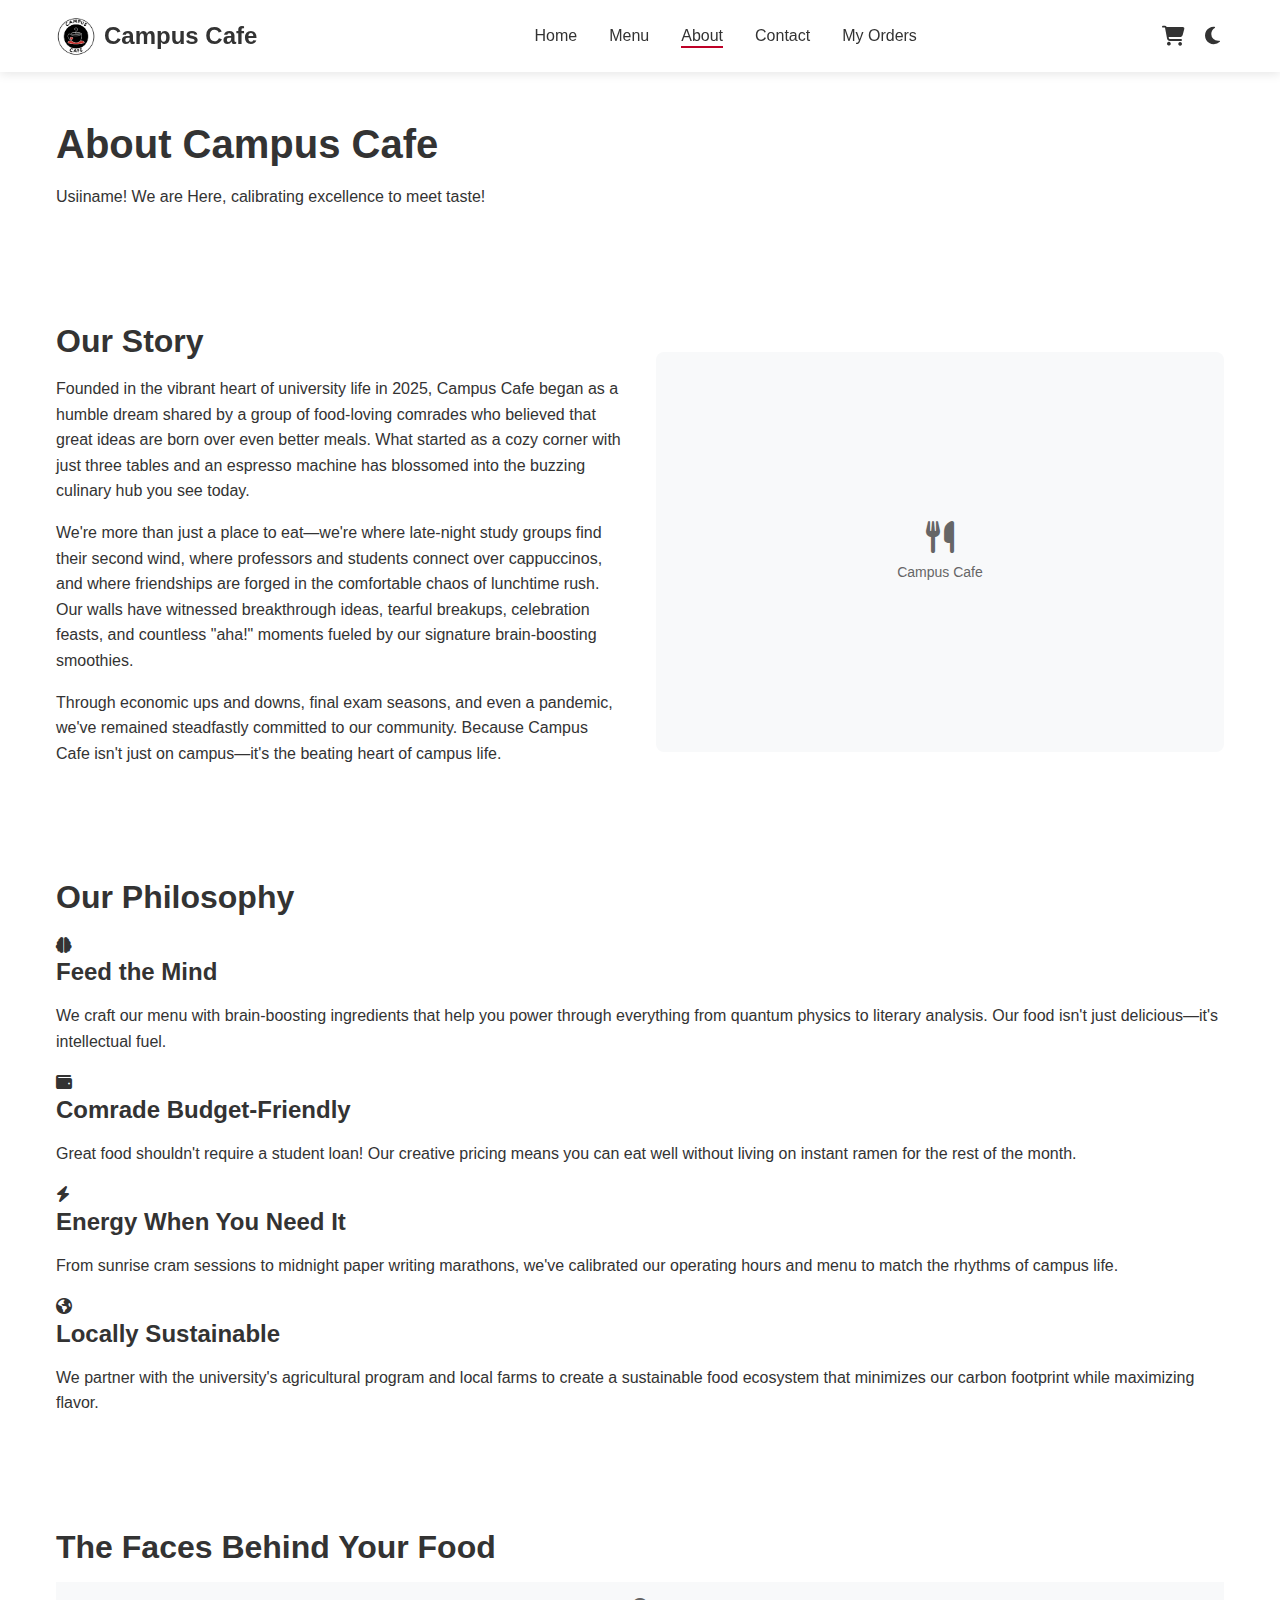
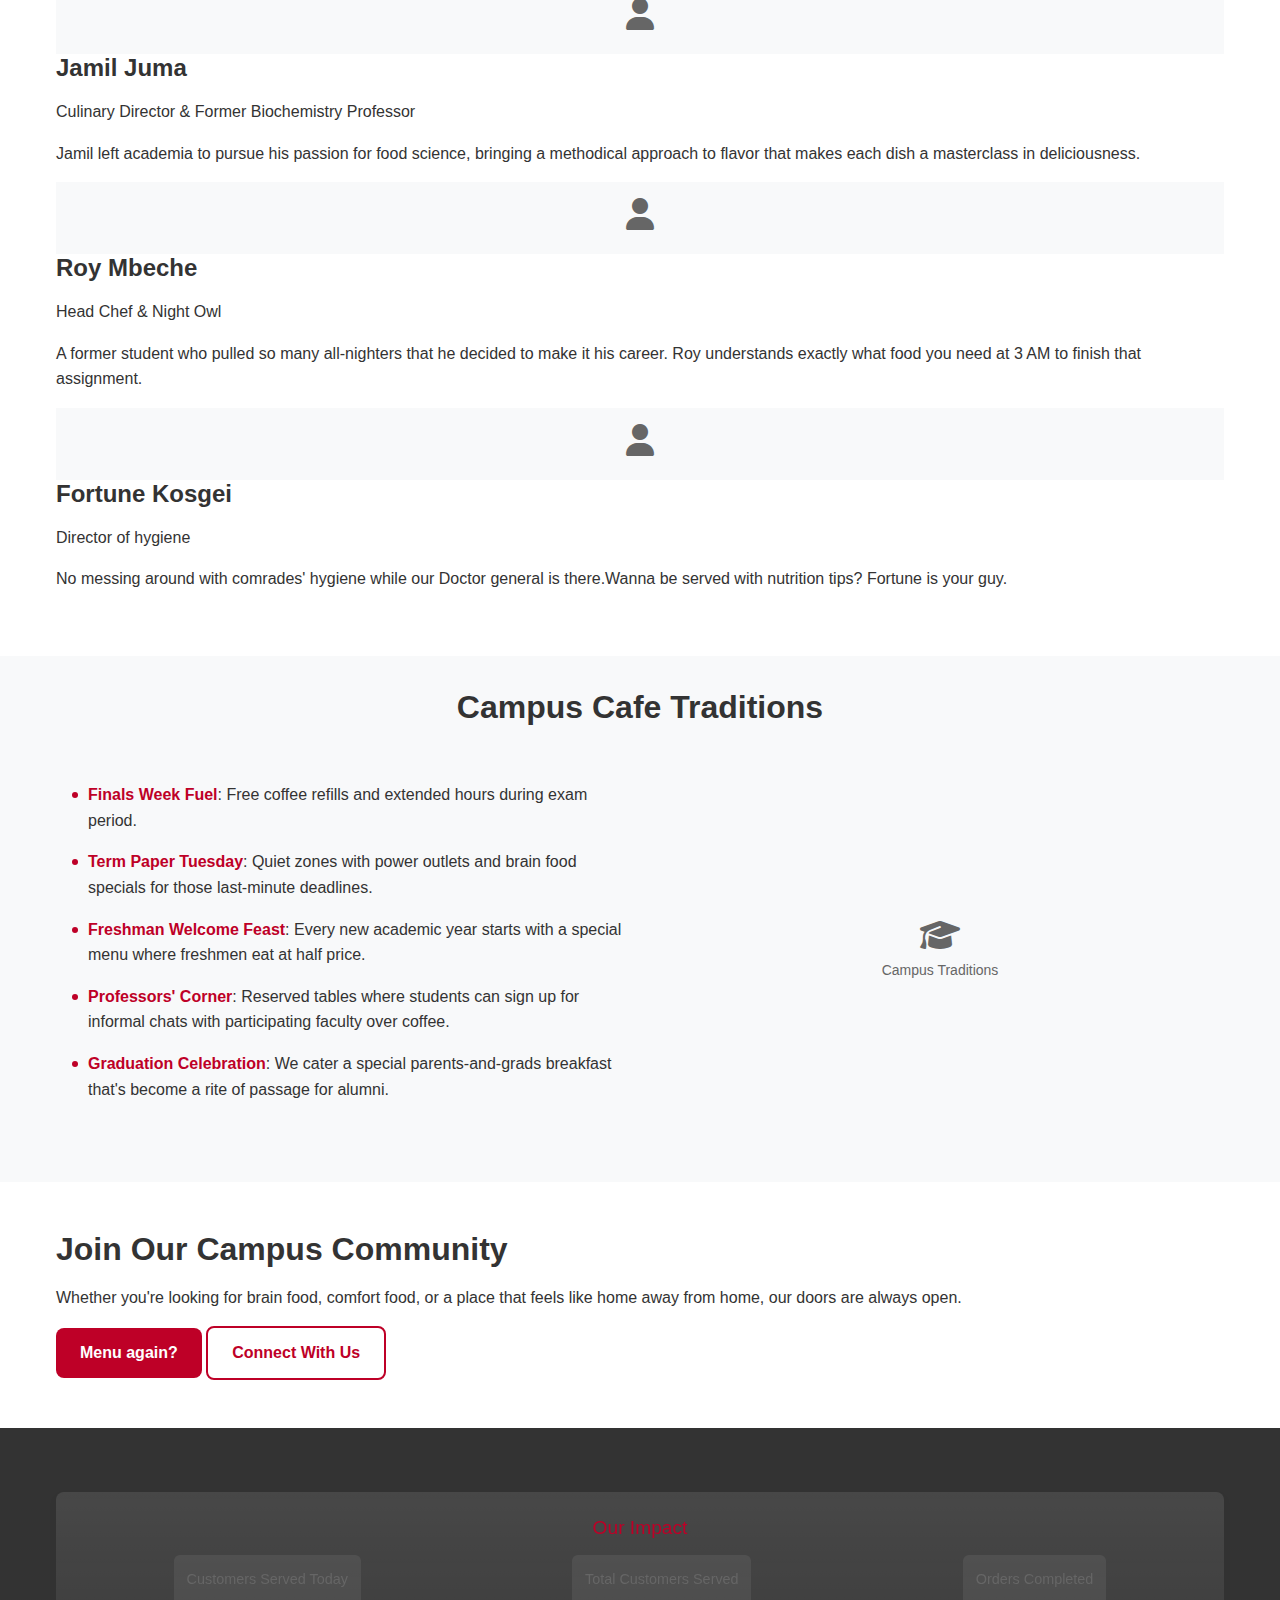
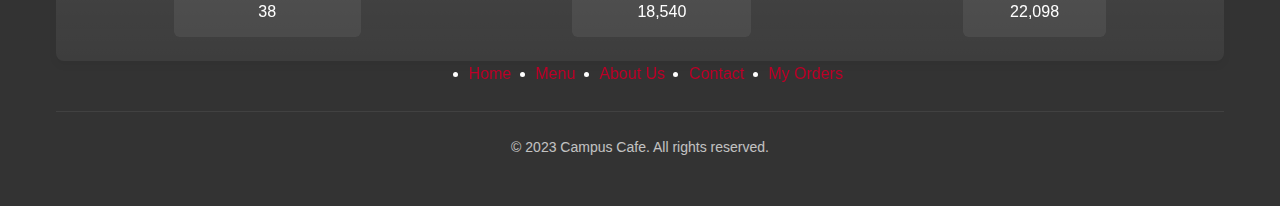
<file: about.html>
<!DOCTYPE html>
<html lang="en">
<head>
    <meta charset="UTF-8">
    <meta name="viewport" content="width=device-width, initial-scale=1.0">
    <meta name="description" content="Learn about Campus Cafe - our story, mission, and commitment to providing delicious food for students.">
    <meta name="keywords" content="campus cafe, university restaurant, student dining, about us, college food">
    <meta name="author" content="Campus Cafe">
    <title>About - Campus Cafe</title>
    <link rel="stylesheet" href="https://cdnjs.cloudflare.com/ajax/libs/font-awesome/6.4.0/css/all.min.css">
    <link rel="stylesheet" href="css/styles.css">
    <link rel="icon" href="icon1.png" type="image/png">
</head>
<body class="light-mode">
    <header>
        <div class="container">
            <div class="logo">
                <a href="index.html">
                    <img src="assets/logo.png" alt="Campus Cafe Logo">
                    <span>Campus Cafe</span>
                </a>
            </div>
            <nav>
                <ul class="main-nav">
                    <li><a href="index.html">Home</a></li>
                    <li><a href="menu.html">Menu</a></li>
                    <li><a href="about.html" class="active">About</a></li>
                    <li><a href="contact.html">Contact</a></li>
                    <li><a href="my-orders.html">My Orders</a></li>
                </ul>
                <div class="mobile-nav-toggle">
                    <i class="fas fa-bars"></i>
                </div>
            </nav>
            <div class="nav-actions">
                <a href="cart.html" class="cart-icon">
                    <i class="fas fa-shopping-cart"></i>
                    <span id="cart-badge" class="cart-badge">0</span>
                </a>
                <button class="theme-toggle">
                    <i class="fas fa-moon"></i>
                </button>
            </div>
        </div>
    </header>

    <main>
        <section class="about-header">
            <div class="container">
                <h1>About Campus Cafe</h1>
                <p>Usiiname! We are Here, calibrating excellence to meet taste!</p>
            </div>
        </section>

        <section class="about-story">
            <div class="container">
                <div class="about-content">
                    <div class="about-text">
                        <h2>Our Story</h2>
                        <p>Founded in the vibrant heart of university life in 2025, Campus Cafe began as a humble dream shared by a group of food-loving comrades who believed that great ideas are born over even better meals. What started as a cozy corner with just three tables and an espresso machine has blossomed into the buzzing culinary hub you see today.</p>
                        <p>We're more than just a place to eat—we're where late-night study groups find their second wind, where professors and students connect over cappuccinos, and where friendships are forged in the comfortable chaos of lunchtime rush. Our walls have witnessed breakthrough ideas, tearful breakups, celebration feasts, and countless "aha!" moments fueled by our signature brain-boosting smoothies.</p>
                        <p>Through economic ups and downs, final exam seasons, and even a pandemic, we've remained steadfastly committed to our community. Because Campus Cafe isn't just on campus—it's the beating heart of campus life.</p>
                    </div>
                    <div class="about-image">
                        <div class="image-placeholder">
                            <i class="fas fa-utensils"></i>
                            <span>Campus Cafe</span>
                        </div>
                    </div>
                </div>
            </div>
        </section>

        <section class="about-mission">
            <div class="container">
                <h2>Our Philosophy</h2>
                <div class="mission-grid">
                    <div class="mission-item">
                        <div class="mission-icon">
                            <i class="fas fa-brain"></i>
                        </div>
                        <h3>Feed the Mind</h3>
                        <p>We craft our menu with brain-boosting ingredients that help you power through everything from quantum physics to literary analysis. Our food isn't just delicious—it's intellectual fuel.</p>
                    </div>
                    <div class="mission-item">
                        <div class="mission-icon">
                            <i class="fas fa-wallet"></i>
                        </div>
                        <h3>Comrade Budget-Friendly</h3>
                        <p>Great food shouldn't require a student loan! Our creative pricing means you can eat well without living on instant ramen for the rest of the month.</p>
                    </div>
                    <div class="mission-item">
                        <div class="mission-icon">
                            <i class="fas fa-bolt"></i>
                        </div>
                        <h3>Energy When You Need It</h3>
                        <p>From sunrise cram sessions to midnight paper writing marathons, we've calibrated our operating hours and menu to match the rhythms of campus life.</p>
                    </div>
                    <div class="mission-item">
                        <div class="mission-icon">
                            <i class="fas fa-globe-americas"></i>
                        </div>
                        <h3>Locally Sustainable</h3>
                        <p>We partner with the university's agricultural program and local farms to create a sustainable food ecosystem that minimizes our carbon footprint while maximizing flavor.</p>
                    </div>
                </div>
            </div>
        </section>

        <section class="about-team">
            <div class="container">
                <h2>The Faces Behind Your Food</h2>
                <div class="team-grid">
                    <div class="team-member">
                        <div class="team-photo">
                            <div class="image-placeholder">
                                <i class="fas fa-user"></i>
                            </div>
                        </div>
                        <h3>Jamil Juma</h3>
                        <p class="team-role">Culinary Director & Former Biochemistry Professor</p>
                        <p>Jamil left academia to pursue his passion for food science, bringing a methodical approach to flavor that makes each dish a masterclass in deliciousness.</p>
                    </div>
                    <div class="team-member">
                        <div class="team-photo">
                            <div class="image-placeholder">
                                <i class="fas fa-user"></i>
                            </div>
                        </div>
                        <h3>Roy Mbeche</h3>
                        <p class="team-role">Head Chef & Night Owl</p>
                        <p>A former student who pulled so many all-nighters that he decided to make it his career. Roy understands exactly what food you need at 3 AM to finish that assignment.</p>
                    </div>
                    <div class="team-member">
                        <div class="team-photo">
                            <div class="image-placeholder">
                                <i class="fas fa-user"></i>
                            </div>
                        </div>
                        <h3>Fortune Kosgei</h3>
                        <p class="team-role">Director of hygiene</p>
                        <p>No messing around with comrades' hygiene while our Doctor general is there.Wanna be served with nutrition tips? Fortune is your guy. </p>
                    </div>
                </div>
            </div>
        </section>

        <section class="about-special">
            <div class="container">
                <h2>Campus Cafe Traditions</h2>
                <div class="about-content">
                    <div class="about-text">
                        <ul>
                            <li><strong>Finals Week Fuel</strong>: Free coffee refills and extended hours during exam period.</li>
                            <li><strong>Term Paper Tuesday</strong>: Quiet zones with power outlets and brain food specials for those last-minute deadlines.</li>
                            <li><strong>Freshman Welcome Feast</strong>: Every new academic year starts with a special menu where freshmen eat at half price.</li>
                            <li><strong>Professors' Corner</strong>: Reserved tables where students can sign up for informal chats with participating faculty over coffee.</li>
                            <li><strong>Graduation Celebration</strong>: We cater a special parents-and-grads breakfast that's become a rite of passage for alumni.</li>
                        </ul>
                    </div>
                    <div class="about-image">
                        <div class="image-placeholder">
                            <i class="fas fa-graduation-cap"></i>
                            <span>Campus Traditions</span>
                        </div>
                    </div>
                </div>
            </div>
        </section>

        <section class="cta-section">
            <div class="container">
                <h2>Join Our Campus Community</h2>
                <p>Whether you're looking for brain food, comfort food, or a place that feels like home away from home, our doors are always open.</p>
                <div class="cta-buttons">
                    <a href="menu.html" class="btn btn-primary">Menu again?</a>
                    <a href="contact.html" class="btn btn-secondary">Connect With Us</a>
                </div>
            </div>
        </section>
    </main>

    <footer>
        <div class="container">
            <div class="stats-section">
                <h3 class="stats-title">Our Impact</h3>
                <div class="stats-container">
                    <div class="stat-item">
                        <span class="stat-label">Customers Served Today</span>
                        <span id="customers-today">38</span>
                    </div>
                    <div class="stat-item">
                        <span class="stat-label">Total Customers Served</span>
                        <span id="customers-total">18,540</span>
                    </div>
                    <div class="stat-item">
                        <span class="stat-label">Orders Completed</span>
                        <span id="orders-count">22,098</span>
                    </div>
                </div>
            </div>
            
            <div class="footer-nav">
                <ul>
                    <li><a href="index.html">Home</a></li>
                    <li><a href="menu.html">Menu</a></li>
                    <li><a href="about.html">About Us</a></li>
                    <li><a href="contact.html">Contact</a></li>
                    <li><a href="my-orders.html">My Orders</a></li>
                </ul>
            </div>
            
            <div class="copyright">
                <p>&copy; 2023 Campus Cafe. All rights reserved.</p>
            </div>
        </div>
    </footer>

    <script src="js/utils/theme.js"></script>
    <script src="js/utils/storage.js"></script>
    <script>
        // Update the cart badge on page load and periodically
        document.addEventListener('DOMContentLoaded', function() {
            // Update cart badge immediately
            updateCartBadgeGlobal();
            
            // Update cart badge periodically to ensure it stays updated
            setInterval(updateCartBadgeGlobal, 2000);
            
            // Function to update the cart badge
            function updateCartBadgeGlobal() {
                const cartBadge = document.getElementById('cart-badge');
                if (!cartBadge) return;
                
                // Get the total items from cartManager
                const totalItems = cartManager.getTotalItems();
                
                // Update the badge
                cartBadge.textContent = totalItems;
                
                // Show or hide badge based on cart contents
                if (totalItems > 0) {
                    cartBadge.style.display = 'flex';
                } else {
                    cartBadge.style.display = 'none';
                }
            }
            
            // Also update the badge when the storage changes (helps with syncing across tabs)
            window.addEventListener('storage', function(e) {
                if (e.key === 'campus_cafe_cart') {
                    updateCartBadgeGlobal();
                }
            });
        });
    </script>
</body>
</html>
</file>
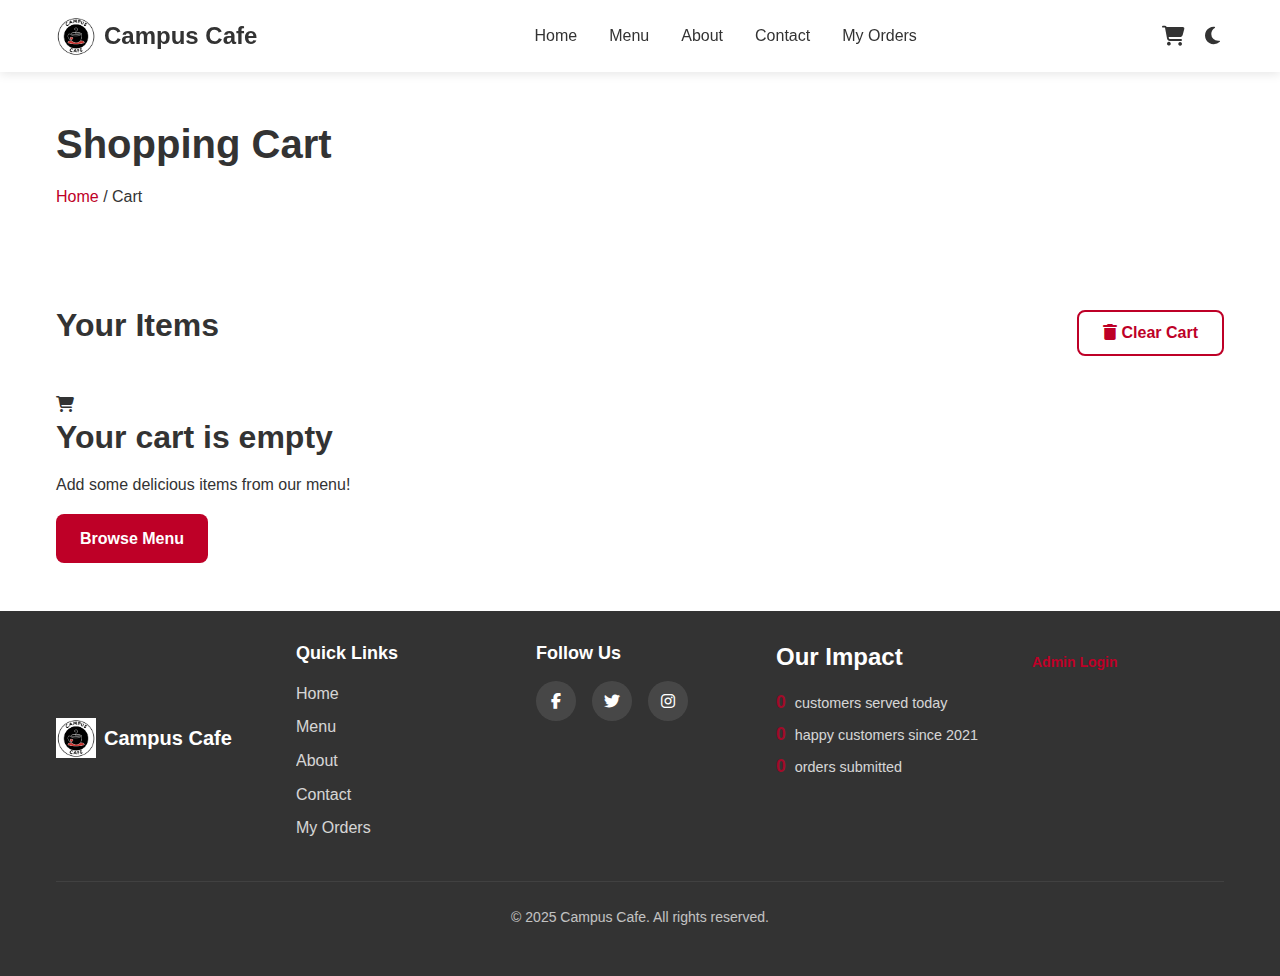
<file: cart.html>
<!DOCTYPE html>
<html lang="en">
<head>
    <meta charset="UTF-8">
    <meta name="viewport" content="width=device-width, initial-scale=1.0">
    <title>Shopping Cart - Campus Cafe</title>
    <link rel="stylesheet" href="https://cdnjs.cloudflare.com/ajax/libs/font-awesome/6.4.0/css/all.min.css">
    <link rel="stylesheet" href="css/styles.css">
    <link rel="icon" href="icon1.png" type="image/png">
    <style>
        /* Cart Page Styles */
        .cart-section {
            padding: 2rem 0;
            min-height: 60vh;
        }
        
        .cart-header {
            display: flex;
            justify-content: space-between;
            align-items: center;
            margin-bottom: 2rem;
        }
        
        .cart-grid {
            display: grid;
            grid-template-columns: 2fr 1fr;
            gap: 2rem;
        }
        
        @media (max-width: 768px) {
            .cart-grid {
                grid-template-columns: 1fr;
            }
        }
        
        .cart-items {
            background-color: var(--bg-card);
            border-radius: 8px;
            box-shadow: 0 2px 8px rgba(0, 0, 0, 0.1);
            padding: 1.5rem;
        }
        
        .cart-item {
            display: flex;
            align-items: center;
            padding: 1rem 0;
            border-bottom: 1px solid var(--border-color);
        }
        
        .cart-item:last-child {
            border-bottom: none;
        }
        
        .cart-item-image {
            width: 80px;
            height: 80px;
            border-radius: 8px;
            overflow: hidden;
            margin-right: 1rem;
        }
        
        .cart-item-image img {
            width: 100%;
            height: 100%;
            object-fit: cover;
        }
        
        .cart-item-details {
            flex: 1;
        }
        
        .cart-item-name {
            margin: 0 0 0.5rem;
            font-size: 1.1rem;
        }
        
        .cart-item-price {
            font-weight: 600;
            color: var(--primary-color);
        }
        
        .cart-item-actions {
            display: flex;
            align-items: center;
            margin-left: 1rem;
        }
        
        .cart-summary {
            background-color: var(--bg-card);
            border-radius: 8px;
            box-shadow: 0 2px 8px rgba(0, 0, 0, 0.1);
            padding: 1.5rem;
            position: sticky;
            top: 2rem;
        }
        
        .cart-summary h3 {
            margin-top: 0;
            margin-bottom: 1rem;
            border-bottom: 1px solid var(--border-color);
            padding-bottom: 0.5rem;
        }
        
        .cart-summary-list {
            list-style: none;
            padding: 0;
            margin: 0 0 1.5rem;
        }
        
        .cart-summary-list li {
            display: flex;
            justify-content: space-between;
            margin-bottom: 0.5rem;
            font-size: 0.95rem;
        }
        
        .cart-total {
            display: flex;
            justify-content: space-between;
            font-weight: 600;
            font-size: 1.1rem;
            margin-top: 1rem;
            padding-top: 1rem;
            border-top: 1px solid var(--border-color);
        }
        
        .cart-empty {
            text-align: center;
            padding: 3rem 1rem;
        }
        
        .cart-empty i {
            font-size: 3rem;
            color: var(--text-muted);
            margin-bottom: 1rem;
        }
        
        .cart-empty p {
            margin-bottom: 1.5rem;
            color: var(--text-muted);
        }
        
        .quantity-controls {
            display: flex;
            align-items: center;
        }
        
        .quantity-btn {
            width: 30px;
            height: 30px;
            border-radius: 50%;
            border: 1px solid var(--border-color);
            background-color: var(--bg-input);
            color: var(--text-color);
            display: flex;
            align-items: center;
            justify-content: center;
            cursor: pointer;
            transition: all 0.2s ease;
        }
        
        .quantity-btn:hover {
            background-color: var(--primary-color);
            color: white;
        }
        
        .quantity-value {
            margin: 0 0.5rem;
            font-weight: 600;
            min-width: 30px;
            text-align: center;
        }
        
        .discount-line {
            margin-top: 10px;
            padding-top: 10px;
            border-top: 1px dashed var(--border-color);
            color: var(--text-muted);
            font-size: 0.9rem;
        }
        
        .discount-savings {
            color: var(--kenya-green);
            font-weight: 600;
            margin-bottom: 10px;
        }
        
        /* Customer Details Styles */
        .customer-details {
            margin: 1.5rem 0;
            padding: 1.5rem;
            background-color: var(--background-secondary);
            border-radius: var(--border-radius);
        }
        
        .customer-details h3 {
            margin-top: 0;
            margin-bottom: 1rem;
            color: var(--text-color);
        }
        
        .form-group {
            margin-bottom: 1rem;
        }
        
        .form-group label {
            display: block;
            margin-bottom: 0.5rem;
            font-weight: 500;
        }
        
        .form-group input {
            width: 100%;
            padding: 0.75rem;
            border: 1px solid var(--border-color);
            border-radius: var(--border-radius);
            background-color: var(--background-color);
            color: var(--text-color);
        }
        
        .form-group input:focus {
            outline: none;
            border-color: var(--primary-color);
            box-shadow: 0 0 0 2px rgba(190, 0, 39, 0.1);
        }
        
        .required {
            color: var(--kenya-red);
        }
        
        .form-help {
            display: block;
            font-size: 0.85rem;
            color: var(--text-light);
            margin-top: 0.25rem;
        }
    </style>
</head>
<body class="light-mode">
    <header>
        <div class="container">
            <div class="logo">
                <a href="index.html">
                    <img src="assets/logo.png" alt="Campus Cafe Logo">
                    <span>Campus Cafe</span>
                </a>
            </div>
            <nav>
                <ul class="main-nav">
                    <li><a href="index.html">Home</a></li>
                    <li><a href="menu.html">Menu</a></li>
                    <li><a href="about.html">About</a></li>
                    <li><a href="contact.html">Contact</a></li>
                    <li><a href="my-orders.html">My Orders</a></li>
                </ul>
                <div class="mobile-nav-toggle">
                    <i class="fas fa-bars"></i>
                </div>
            </nav>
            <div class="nav-actions">
                <a href="cart.html" class="cart-icon">
                    <i class="fas fa-shopping-cart"></i>
                    <span id="cart-badge" class="cart-badge">0</span>
                </a>
                <button class="theme-toggle">
                    <i class="fas fa-moon"></i>
                </button>
            </div>
        </div>
    </header>

    <main>
        <section class="page-header small">
            <div class="container">
                <h1>Shopping Cart</h1>
                <div class="breadcrumbs">
                    <a href="index.html">Home</a> / 
                    <span>Cart</span>
                </div>
            </div>
        </section>

        <section class="cart-container">
            <div class="container">
                <div class="cart-header">
                    <h2>Your Items</h2>
                    <button id="clear-cart" class="btn btn-secondary">
                        <i class="fas fa-trash"></i> Clear Cart
                    </button>
                </div>
                
                <div class="cart-content">
                    <div id="cart-items" class="cart-items">
                        <!-- Cart items will be loaded dynamically -->
                        <div class="loader"></div>
                    </div>
                    
                    <div id="cart-empty" class="empty-cart" style="display: none;">
                        <i class="fas fa-shopping-cart"></i>
                        <h2>Your cart is empty</h2>
                        <p>Add some delicious items from our menu!</p>
                        <a href="menu.html" class="btn btn-primary">Browse Menu</a>
                    </div>
                    
                    <div id="cart-summary" class="cart-summary" style="display: none;">
                        <div class="cart-summary-header">Order Summary</div>
                        <div id="cart-summary-list" class="cart-summary-list">
                            <!-- Summary items will be loaded dynamically -->
                        </div>
                        <div class="cart-total">
                            <span>Total:</span>
                            <span id="cart-total-price">KSh 0.00</span>
                        </div>
                        <div class="cart-actions">
                            <a href="menu.html" class="btn btn-secondary">
                                <i class="fas fa-arrow-left"></i> Continue Shopping
                            </a>
                            <button id="checkout-btn" class="btn btn-primary">
                                <i class="fas fa-check"></i> Checkout
                            </button>
                        </div>
                    </div>
                </div>
            </div>
        </section>
    </main>

    <footer>
        <div class="container">
            <div class="footer-content">
                <div class="footer-logo">
                    <img src="assets/logo.png" alt="Campus Cafe Logo">
                    <span>Campus Cafe</span>
                </div>
                <div class="footer-links">
                    <h3>Quick Links</h3>
                    <ul>
                        <li><a href="index.html">Home</a></li>
                        <li><a href="menu.html">Menu</a></li>
                        <li><a href="about.html">About</a></li>
                        <li><a href="contact.html">Contact</a></li>
                        <li><a href="my-orders.html">My Orders</a></li>
                    </ul>
                </div>
                <div class="footer-social">
                    <h3>Follow Us</h3>
                    <div class="social-icons">
                        <a href="https://facebook.com" target="_blank" aria-label="Facebook"><i class="fab fa-facebook-f"></i></a>
                        <a href="https://twitter.com" target="_blank" aria-label="Twitter"><i class="fab fa-twitter"></i></a>
                        <a href="https://instagram.com" target="_blank" aria-label="Instagram"><i class="fab fa-instagram"></i></a>
                    </div>
                </div>
                <div class="footer-stats">
                    <h3>Our Impact</h3>
                    <ul class="stats-list">
                        <li><span id="customers-today">0</span> customers served today</li>
                        <li><span id="customers-total">0</span> happy customers since 2021</li>
                        <li><span id="orders-count">0</span> orders submitted</li>
                    </ul>
                </div>
                <div class="footer-admin">
                    <a href="admin/login.html" class="btn btn-small">Admin Login</a>
                </div>
            </div>
            <div class="copyright">
                <p>&copy; 2025 Campus Cafe. All rights reserved.</p>
            </div>
        </div>
    </footer>

    <!-- Checkout Modal -->
    <div id="checkout-modal" class="modal">
        <div class="modal-content">
            <span class="close-modal">&times;</span>
            <div class="modal-body">
                <h2>Complete Your Order</h2>
                <p>Your order will be prepared for pickup when ready.</p>
                
                <form id="checkout-form">
                    <div class="payment-instructions">
                        <h3>Payment Instructions</h3>
                        <p>Please pay using M-Pesa:</p>
                        
                        <div class="mpesa-steps">
                            <div class="mpesa-step">
                                <span class="step-number">1</span>
                                <p>Go to M-Pesa on your phone</p>
                            </div>
                            <div class="mpesa-step">
                                <span class="step-number">2</span>
                                <p>Select "Pay Bill"</p>
                            </div>
                            <div class="mpesa-step">
                                <span class="step-number">3</span>
                                <p>Enter Business Number: <strong>247 247</strong></p>
                            </div>
                            <div class="mpesa-step">
                                <span class="step-number">4</span>
                                <p>Enter Account Number: <strong>Campus Cafe</strong></p>
                            </div>
                            <div class="mpesa-step">
                                <span class="step-number">5</span>
                                <p>Enter Amount: <strong>Order Amount</strong></p>
                            </div>
                        </div>
                        <p class="payment-note">Remember to bring your payment confirmation message during pickup. Confirm price and order number.</p>
                    </div>
                    
                    <div class="customer-details">
                        <h3>Customer Information</h3>
                        <div class="form-group">
                            <label for="customer-name">Full Name <span class="required">*</span></label>
                            <input type="text" id="customer-name" required placeholder="Enter your full name">
                        </div>
                        <div class="form-group">
                            <label for="admission-number">Admission Number <span class="required">*</span></label>
                            <input type="text" id="admission-number" required placeholder="Enter 5 digits from your admission number" 
                                   pattern="[0-9]{5}" title="Please enter exactly 5 digits">
                            <small class="form-help">Enter the 5 middle digits of your admission number</small>
                        </div>
                    </div>
                    
                    <div class="checkout-note">
                        <label for="order-notes">Order Notes (optional):</label>
                        <textarea id="order-notes" rows="3" placeholder="Add any special instructions..."></textarea>
                    </div>
                    
                    <div class="checkout-summary">
                        <div class="checkout-total">
                            <span>Total Amount:</span>
                            <span id="checkout-total-price">KSh 0.00</span>
                        </div>
                    </div>
                    
                    <div class="checkout-actions">
                        <button type="button" id="cancel-checkout" class="btn btn-secondary">Cancel</button>
                        <button type="submit" class="btn btn-primary">Place Order</button>
                    </div>
                </form>
            </div>
        </div>
    </div>

    <!-- Checkout Success Modal -->
    <div id="checkout-success-modal" class="modal">
        <div class="modal-content">
            <span class="close-modal">&times;</span>
            <div class="modal-body text-center">
                <i class="fas fa-check-circle success-icon"></i>
                <h2>Order Placed Successfully!</h2>
                <p>Your order has been placed and will be ready once payment is confirmed.</p>
                <div id="order-numbers">
                    <!-- Order numbers will be displayed here -->
                </div>
                <div class="mpesa-payment-reminder">
                    <h3>Payment Instructions</h3>
                    <p>Please complete your payment using M-Pesa:</p>
                    <ul>
                        <li>Paybill Number: <strong>247 247</strong></li>
                        <li>Account Number: <strong>Campus Cafe</strong></li>
                        <li>Amount: <strong>leave blank</strong></li>
                    </ul>
                    <p class="payment-note">Please bring your payment confirmation message when picking up your order. Staff will verify your payment using the payment code.</p>
                </div>
                <button id="close-success-modal" class="btn btn-primary">View Order Status</button>
            </div>
        </div>
    </div>

    <script src="js/utils/theme.js"></script>
    <script src="js/utils/storage.js"></script>
    <script>
        // Update the cart badge on page load and periodically
        document.addEventListener('DOMContentLoaded', function() {
            // Update cart badge immediately
            updateCartBadge();
            
            // Update cart badge periodically to ensure it stays updated
            setInterval(updateCartBadge, 2000);
            
            // Function to update the cart badge
            function updateCartBadge() {
                const cartBadge = document.getElementById('cart-badge');
                if (!cartBadge) return;
                
                // Get the total items from cartManager
                const totalItems = cartManager.getTotalItems();
                
                // Update the badge
                cartBadge.textContent = totalItems;
                
                // Show or hide badge based on cart contents
                if (totalItems > 0) {
                    cartBadge.style.display = 'flex';
                } else {
                    cartBadge.style.display = 'none';
                }
            }
        });
        
        // DOM Elements
        const cartItemsContainer = document.getElementById('cart-items');
        const cartEmptyElement = document.getElementById('cart-empty');
        const cartSummaryElement = document.getElementById('cart-summary');
        const cartSummaryList = document.getElementById('cart-summary-list');
        const cartTotalPrice = document.getElementById('cart-total-price');
        const clearCartBtn = document.getElementById('clear-cart');
        const checkoutBtn = document.getElementById('checkout-btn');
        const checkoutModal = document.getElementById('checkout-modal');
        const checkoutForm = document.getElementById('checkout-form');
        const cancelCheckoutBtn = document.getElementById('cancel-checkout');
        const checkoutTotalPrice = document.getElementById('checkout-total-price');
        const checkoutSuccessModal = document.getElementById('checkout-success-modal');
        const closeSuccessModal = document.getElementById('close-success-modal');
        const orderNumbersContainer = document.getElementById('order-numbers');
        const closeModalBtns = document.querySelectorAll('.close-modal');
        
        /**
         * Initialize the cart page
         */
        function initCart() {
            // Load cart items
            displayCartItems();
            
            // Add event listeners
            addEventListeners();
            
            // Check if there's a checkout parameter in URL
            const urlParams = new URLSearchParams(window.location.search);
            if (urlParams.get('checkout') === 'true') {
                // Open checkout modal automatically after a short delay
                setTimeout(() => {
                    openCheckoutModal();
                }, 500);
            }
        }
        
        /**
         * Add event listeners
         */
        function addEventListeners() {
            // Clear cart button
            if (clearCartBtn) {
                clearCartBtn.addEventListener('click', () => {
                    if (confirm('Are you sure you want to clear your cart?')) {
                        cartManager.clearCart();
                        displayCartItems();
                    }
                });
            }
            
            // Checkout button
            if (checkoutBtn) {
                checkoutBtn.addEventListener('click', openCheckoutModal);
            }
            
            // Cancel checkout button
            if (cancelCheckoutBtn) {
                cancelCheckoutBtn.addEventListener('click', () => {
                    checkoutModal.classList.remove('show');
                });
            }
            
            // Checkout form
            if (checkoutForm) {
                checkoutForm.addEventListener('submit', handleCheckout);
            }
            
            // Close success modal
            if (closeSuccessModal) {
                closeSuccessModal.addEventListener('click', () => {
                    checkoutSuccessModal.classList.remove('show');
                });
            }
            
            // Close modals
            closeModalBtns.forEach(btn => {
                btn.addEventListener('click', (e) => {
                    const modal = e.target.closest('.modal');
                    if (modal) {
                        modal.classList.remove('show');
                    }
                });
            });
            
            // Close modals when clicking outside
            window.addEventListener('click', (e) => {
                if (e.target.classList.contains('modal')) {
                    e.target.classList.remove('show');
                }
            });
            
            // Close modals with Escape key
            document.addEventListener('keydown', (e) => {
                if (e.key === 'Escape') {
                    const modals = document.querySelectorAll('.modal.show');
                    modals.forEach(modal => {
                        modal.classList.remove('show');
                    });
                }
            });
        }
        
        /**
         * Open checkout modal
         */
        function openCheckoutModal() {
            // Check if cart is empty
            const cart = cartManager.getCart();
            
            if (cart.length === 0) {
                alert('Your cart is empty!');
                return;
            }
            
            // Update checkout total
            if (checkoutTotalPrice) {
                const total = cartManager.getTotalPrice();
                checkoutTotalPrice.textContent = `KSh ${total.toFixed(2)}`;
            }
            
            // Show checkout modal
            if (checkoutModal) {
                checkoutModal.classList.add('show');
            }
        }
        
        /**
         * Handle checkout form submission
         * @param {Event} e - Form submit event
         */
        function handleCheckout(e) {
            e.preventDefault();
            
            // Get customer name and admission number
            const customerName = document.getElementById('customer-name').value.trim();
            const admissionNumber = document.getElementById('admission-number').value.trim();
            
            // Validate required fields
            if (!customerName) {
                alert('Please enter your full name');
                return;
            }
            
            if (!admissionNumber || !/^\d{5}$/.test(admissionNumber)) {
                alert('Please enter exactly 5 digits for your admission number');
                return;
            }
            
            // Get order notes
            const orderNotes = document.getElementById('order-notes').value.trim();
            
            // Generate a 4-digit order code for payment reference
            const orderCode = Math.floor(1000 + Math.random() * 9000).toString();
            
            // Create orders from cart with payment info
            const cart = cartManager.getCart();
            const orders = [];
            
            // Generate a unique order ID using the order code
            const mainOrderId = 'ORD-' + orderCode + '-' + Date.now().toString().slice(-4);
            
            // Calculate the total order amount
            let totalOrderAmount = cartManager.getTotalPrice();
            
            // Apply discount if eligible
            totalOrderAmount = cartManager.applyDiscount(totalOrderAmount);
            
            // Create an order for each item
            cart.forEach(cartItem => {
                const order = {
                    id: mainOrderId,
                    orderCode: orderCode,
                    item: cartItem.item,
                    quantity: cartItem.quantity,
                    status: 'pending',
                    orderTime: new Date().toISOString(),
                    estimatedPickupTime: new Date(Date.now() + 20 * 60000).toISOString(), // 20 minutes from now
                    notes: orderNotes || null,
                    customerName: customerName,
                    admissionNumber: admissionNumber,
                    paymentMethod: 'mpesa', // Always use M-Pesa as payment method
                    paymentStatus: 'pending',
                    totalAmount: totalOrderAmount.toFixed(2)
                };
                
                // Save order
                storageManager.saveOrder(order);
                orders.push(order);
            });
            
            // Clear cart
            cartManager.clearCart();
            
            // Store order ID in localStorage to access it on the order status page
            localStorage.setItem('last_order_id', mainOrderId);
            
            // Close checkout modal
            checkoutModal.classList.remove('show');
            
            // Redirect to my-orders.html
            window.location.href = "my-orders.html";
        }
        
        /**
         * Format payment method for display
         * @param {string} method - Payment method code
         * @returns {string} - Formatted payment method name
         */
        function formatPaymentMethod(method) {
            switch (method) {
                case 'cash':
                    return 'Cash on Pickup';
                case 'mpesa':
                    return 'M-Pesa';
                case 'card':
                    return 'Card (Visa/Mastercard)';
                case 'paypal':
                    return 'PayPal';
                case 'bitcoin':
                    return 'Bitcoin';
                default:
                    return method;
            }
        }
        
        /**
         * Display cart items
         */
        function displayCartItems() {
            // Get cart
            const cart = cartManager.getCart();
            
            // Handle empty cart
            if (cart.length === 0) {
                if (cartEmptyElement) cartEmptyElement.style.display = 'block';
                if (cartItemsContainer) cartItemsContainer.style.display = 'none';
                if (cartSummaryElement) cartSummaryElement.style.display = 'none';
                return;
            }
            
            // Show cart and summary
            if (cartEmptyElement) cartEmptyElement.style.display = 'none';
            if (cartItemsContainer) cartItemsContainer.style.display = 'block';
            if (cartSummaryElement) cartSummaryElement.style.display = 'block';
            
            // Clear container
            if (cartItemsContainer) {
                cartItemsContainer.innerHTML = '';
                
                // Add each cart item
                cart.forEach(cartItem => {
                    const item = cartItem.item;
                    const cartItemElement = document.createElement('div');
                    cartItemElement.className = 'cart-item';
                    
                    // Create item HTML
                    cartItemElement.innerHTML = `
                        <img src="${item.imageUrl}" alt="${item.name}" class="cart-item-image">
                        <div class="cart-item-details">
                            <div class="cart-item-name">${item.name}</div>
                            <div class="cart-item-price">KSh ${item.price}</div>
                            <div class="cart-item-quantity">
                                <button class="quantity-btn decrease-btn" data-id="${item.id}">-</button>
                                <input type="number" class="quantity-input" value="${cartItem.quantity}" min="1" max="99" data-id="${item.id}">
                                <button class="quantity-btn increase-btn" data-id="${item.id}">+</button>
                            </div>
                        </div>
                        <button class="cart-item-remove" data-id="${item.id}">
                            <i class="fas fa-trash"></i>
                        </button>
                    `;
                    
                    // Add to container
                    cartItemsContainer.appendChild(cartItemElement);
                });
                
                // Add event listeners for quantity buttons
                const decreaseBtns = cartItemsContainer.querySelectorAll('.decrease-btn');
                const increaseBtns = cartItemsContainer.querySelectorAll('.increase-btn');
                const quantityInputs = cartItemsContainer.querySelectorAll('.quantity-input');
                const removeButtons = cartItemsContainer.querySelectorAll('.cart-item-remove');
                
                decreaseBtns.forEach(btn => {
                    btn.addEventListener('click', (e) => {
                        const itemId = e.target.dataset.id;
                        const input = cartItemsContainer.querySelector(`.quantity-input[data-id="${itemId}"]`);
                        let quantity = parseInt(input.value) - 1;
                        
                        if (quantity < 1) {
                            quantity = 1;
                        }
                        
                        input.value = quantity;
                        cartManager.updateQuantity(itemId, quantity);
                        displayCartItems();
                    });
                });
                
                increaseBtns.forEach(btn => {
                    btn.addEventListener('click', (e) => {
                        const itemId = e.target.dataset.id;
                        const input = cartItemsContainer.querySelector(`.quantity-input[data-id="${itemId}"]`);
                        let quantity = parseInt(input.value) + 1;
                        
                        if (quantity > 99) {
                            quantity = 99;
                        }
                        
                        input.value = quantity;
                        cartManager.updateQuantity(itemId, quantity);
                        displayCartItems();
                    });
                });
                
                quantityInputs.forEach(input => {
                    input.addEventListener('change', (e) => {
                        const itemId = e.target.dataset.id;
                        let quantity = parseInt(e.target.value);
                        
                        if (isNaN(quantity) || quantity < 1) {
                            quantity = 1;
                            e.target.value = 1;
                        } else if (quantity > 99) {
                            quantity = 99;
                            e.target.value = 99;
                        }
                        
                        cartManager.updateQuantity(itemId, quantity);
                        displayCartItems();
                    });
                });
                
                removeButtons.forEach(btn => {
                    btn.addEventListener('click', (e) => {
                        const itemId = e.target.closest('.cart-item-remove').dataset.id;
                        cartManager.removeFromCart(itemId);
                        displayCartItems();
                    });
                });
            }
            
            // Display summary
            if (cartSummaryList) {
                cartSummaryList.innerHTML = '';
                
                // Add each item to summary
                cart.forEach(cartItem => {
                    const item = cartItem.item;
                    const itemTotal = item.price * cartItem.quantity;
                    
                    const summaryItem = document.createElement('div');
                    summaryItem.className = 'cart-summary-item';
                    
                    summaryItem.innerHTML = `
                        <span>${item.name} x${cartItem.quantity}</span>
                        <span>KSh ${itemTotal.toFixed(2)}</span>
                    `;
                    
                    cartSummaryList.appendChild(summaryItem);
                });
                
                // Show total
                if (cartTotalPrice) {
                    const total = cartManager.getTotalPrice();
                    cartTotalPrice.textContent = `KSh ${total.toFixed(2)}`;
                }
            }
        }
        
        // Initialize cart page
        document.addEventListener('DOMContentLoaded', initCart);
    </script>
</body>
</html>
</file>
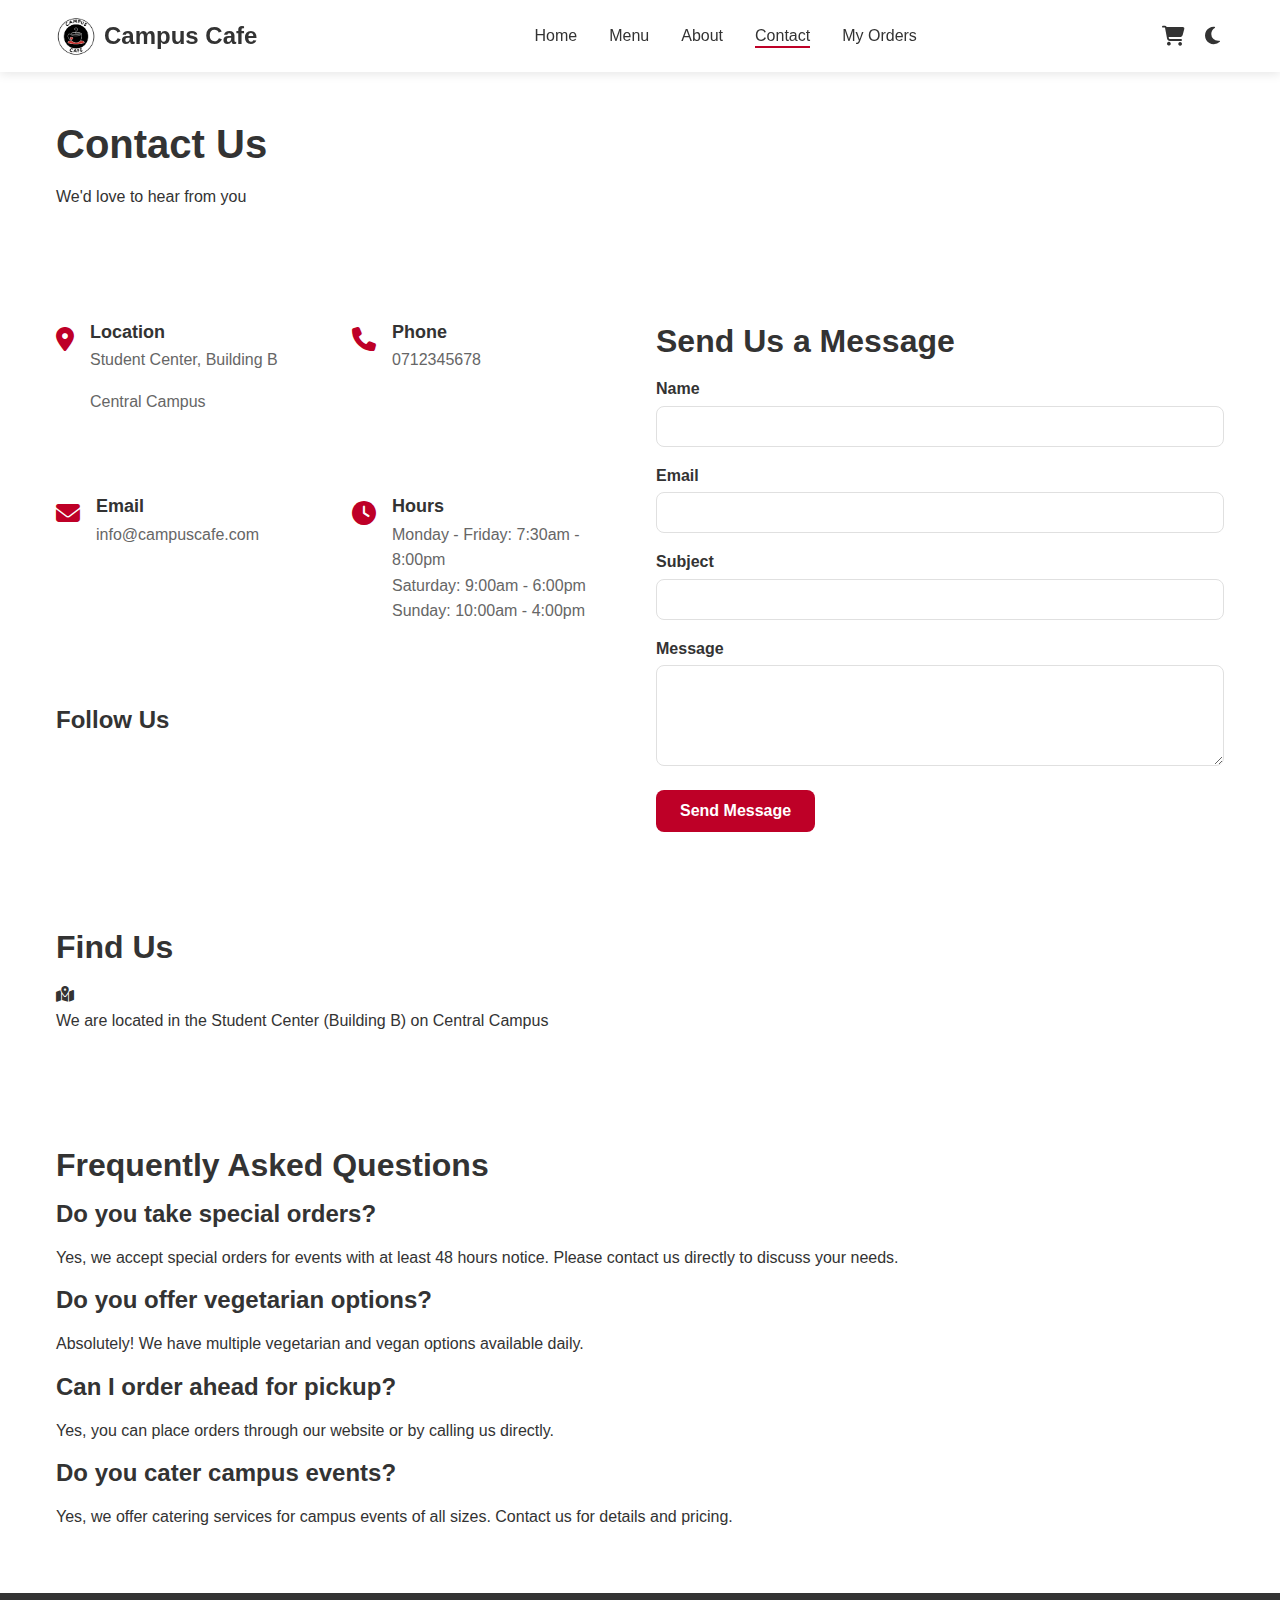
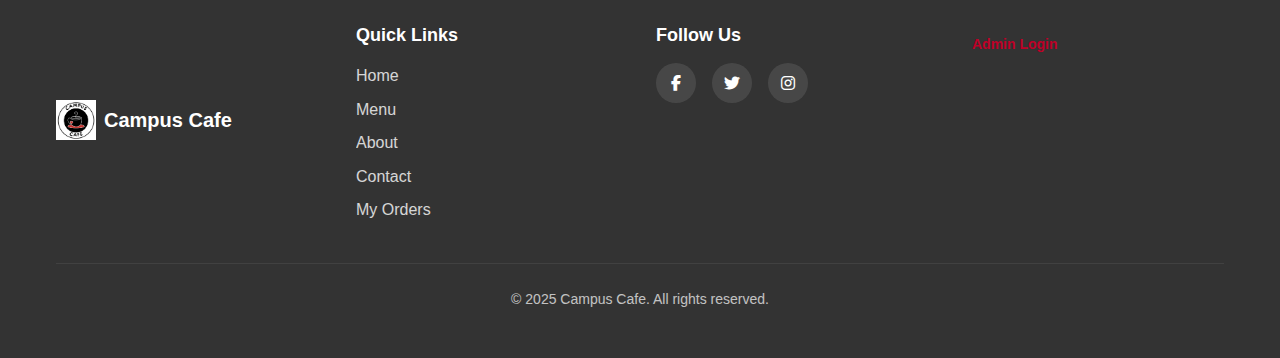
<file: contact.html>
<!DOCTYPE html>
<html lang="en">
<head>
    <meta charset="UTF-8">
    <meta name="viewport" content="width=device-width, initial-scale=1.0">
    <meta name="description" content="Contact Campus Cafe - get in touch with us for inquiries, feedback or special orders.">
    <meta name="keywords" content="campus cafe contact, university restaurant, student dining, contact us, feedback">
    <meta name="author" content="Campus Cafe">
    <title>Contact - Campus Cafe</title>
    <link rel="stylesheet" href="https://cdnjs.cloudflare.com/ajax/libs/font-awesome/6.4.0/css/all.min.css">
    <link rel="stylesheet" href="css/styles.css">
    <link rel="icon" href="icon1.png" type="image/png">
</head>
<body class="light-mode">
    <header>
        <div class="container">
            <div class="logo">
                <a href="index.html">
                    <img src="assets/logo.png" alt="Campus Cafe Logo">
                    <span>Campus Cafe</span>
                </a>
            </div>
            <nav>
                <ul class="main-nav">
                    <li><a href="index.html">Home</a></li>
                    <li><a href="menu.html">Menu</a></li>
                    <li><a href="about.html">About</a></li>
                    <li><a href="contact.html" class="active">Contact</a></li>
                    <li><a href="my-orders.html">My Orders</a></li>
                </ul>
                <div class="mobile-nav-toggle">
                    <i class="fas fa-bars"></i>
                </div>
            </nav>
            <div class="nav-actions">
                <a href="cart.html" class="cart-icon">
                    <i class="fas fa-shopping-cart"></i>
                    <span id="cart-badge" class="cart-badge">0</span>
                </a>
                <button class="theme-toggle">
                    <i class="fas fa-moon"></i>
                </button>
            </div>
        </div>
    </header>

    <main>
        <section class="contact-header">
            <div class="container">
                <h1>Contact Us</h1>
                <p>We'd love to hear from you</p>
            </div>
        </section>

        <section class="contact-section">
            <div class="container">
                <div class="contact-grid">
                    <div class="contact-info">
                        <div class="contact-item">
                            <i class="fas fa-map-marker-alt"></i>
                            <div>
                                <h3>Location</h3>
                                <p>Student Center, Building B</p>
                                <p>Central Campus</p>
                            </div>
                        </div>
                        <div class="contact-item">
                            <i class="fas fa-phone"></i>
                            <div>
                                <h3>Phone</h3>
                                <p>0712345678</p>
                            </div>
                        </div>
                        <div class="contact-item">
                            <i class="fas fa-envelope"></i>
                            <div>
                                <h3>Email</h3>
                                <p>info@campuscafe.com</p>
                            </div>
                        </div>
                        <div class="contact-item">
                            <i class="fas fa-clock"></i>
                            <div>
                                <h3>Hours</h3>
                                <p>Monday - Friday: 7:30am - 8:00pm<br>
                                   Saturday: 9:00am - 6:00pm<br>
                                   Sunday: 10:00am - 4:00pm</p>
                            </div>
                        </div>
                        <div class="contact-social">
                            <h3>Follow Us</h3>
                            <div class="social-icons">
                                <a href="https://facebook.com" target="_blank" aria-label="Facebook"><i class="fab fa-facebook-f"></i></a>
                                <a href="https://twitter.com" target="_blank" aria-label="Twitter"><i class="fab fa-twitter"></i></a>
                                <a href="https://instagram.com" target="_blank" aria-label="Instagram"><i class="fab fa-instagram"></i></a>
                            </div>
                        </div>
                    </div>
                    <div class="contact-form-container">
                        <h2>Send Us a Message</h2>
                        <form id="contact-form">
                            <div class="form-group">
                                <label for="name">Name</label>
                                <input type="text" id="name" name="name" required>
                            </div>
                            <div class="form-group">
                                <label for="email">Email</label>
                                <input type="email" id="email" name="email" required>
                            </div>
                            <div class="form-group">
                                <label for="subject">Subject</label>
                                <input type="text" id="subject" name="subject" required>
                            </div>
                            <div class="form-group">
                                <label for="message">Message</label>
                                <textarea id="message" name="message" rows="5" required></textarea>
                            </div>
                            <button type="submit" class="btn btn-primary">Send Message</button>
                        </form>
                    </div>
                </div>
            </div>
        </section>

        <section class="map-section">
            <div class="container">
                <h2>Find Us</h2>
                <div class="map-container">
                    <div class="map-placeholder">
                        <i class="fas fa-map-marked-alt"></i>
                        <p>We are located in the Student Center (Building B) on Central Campus</p>
                    </div>
                </div>
            </div>
        </section>

        <section class="faq-section">
            <div class="container">
                <h2>Frequently Asked Questions</h2>
                <div class="faq-grid">
                    <div class="faq-item">
                        <h3>Do you take special orders?</h3>
                        <p>Yes, we accept special orders for events with at least 48 hours notice. Please contact us directly to discuss your needs.</p>
                    </div>
                    <div class="faq-item">
                        <h3>Do you offer vegetarian options?</h3>
                        <p>Absolutely! We have multiple vegetarian and vegan options available daily.</p>
                    </div>
                    <div class="faq-item">
                        <h3>Can I order ahead for pickup?</h3>
                        <p>Yes, you can place orders through our website or by calling us directly.</p>
                    </div>
                    <div class="faq-item">
                        <h3>Do you cater campus events?</h3>
                        <p>Yes, we offer catering services for campus events of all sizes. Contact us for details and pricing.</p>
                    </div>
                </div>
            </div>
        </section>
    </main>

    <footer>
        <div class="container">
            <div class="footer-content">
                <div class="footer-logo">
                    <img src="assets/logo.png" alt="Campus Cafe Logo">
                    <span>Campus Cafe</span>
                </div>
                <div class="footer-links">
                    <h3>Quick Links</h3>
                    <ul>
                        <li><a href="index.html">Home</a></li>
                        <li><a href="menu.html">Menu</a></li>
                        <li><a href="about.html">About</a></li>
                        <li><a href="contact.html">Contact</a></li>
                        <li><a href="my-orders.html">My Orders</a></li>
                    </ul>
                </div>
                <div class="footer-social">
                    <h3>Follow Us</h3>
                    <div class="social-icons">
                        <a href="https://facebook.com" target="_blank" aria-label="Facebook"><i class="fab fa-facebook-f"></i></a>
                        <a href="https://twitter.com" target="_blank" aria-label="Twitter"><i class="fab fa-twitter"></i></a>
                        <a href="https://instagram.com" target="_blank" aria-label="Instagram"><i class="fab fa-instagram"></i></a>
                    </div>
                </div>
                <div class="footer-admin">
                    <a href="admin/login.html" class="btn btn-small">Admin Login</a>
                </div>
            </div>
            <div class="copyright">
                <p>&copy; 2025 Campus Cafe. All rights reserved.</p>
            </div>
        </div>
    </footer>

    <div id="message-modal" class="modal">
        <div class="modal-content">
            <span class="close-modal">&times;</span>
            <div class="modal-body text-center">
                <i class="fas fa-check-circle success-icon"></i>
                <h2>Message Sent!</h2>
                <p>Thank you for contacting us. We'll get back to you as soon as possible.</p>
                <button id="close-message-modal" class="btn btn-primary">Close</button>
            </div>
        </div>
    </div>

    <script src="js/utils/theme.js"></script>
    <script src="js/utils/storage.js"></script>
    <script>
        // Update the cart badge on page load and periodically
        document.addEventListener('DOMContentLoaded', function() {
            // Update cart badge immediately
            updateCartBadgeGlobal();
            
            // Update cart badge periodically to ensure it stays updated
            setInterval(updateCartBadgeGlobal, 2000);
            
            // Function to update the cart badge
            function updateCartBadgeGlobal() {
                const cartBadge = document.getElementById('cart-badge');
                if (!cartBadge) return;
                
                // Get the total items from cartManager
                const totalItems = cartManager.getTotalItems();
                
                // Update the badge
                cartBadge.textContent = totalItems;
                
                // Show or hide badge based on cart contents
                if (totalItems > 0) {
                    cartBadge.style.display = 'flex';
                } else {
                    cartBadge.style.display = 'none';
                }
            }
            
            // Also update the badge when the storage changes (helps with syncing across tabs)
            window.addEventListener('storage', function(e) {
                if (e.key === 'campus_cafe_cart') {
                    updateCartBadgeGlobal();
                }
            });
        });
    </script>
    <script src="js/contact.js"></script>
</body>
</html>
</file>
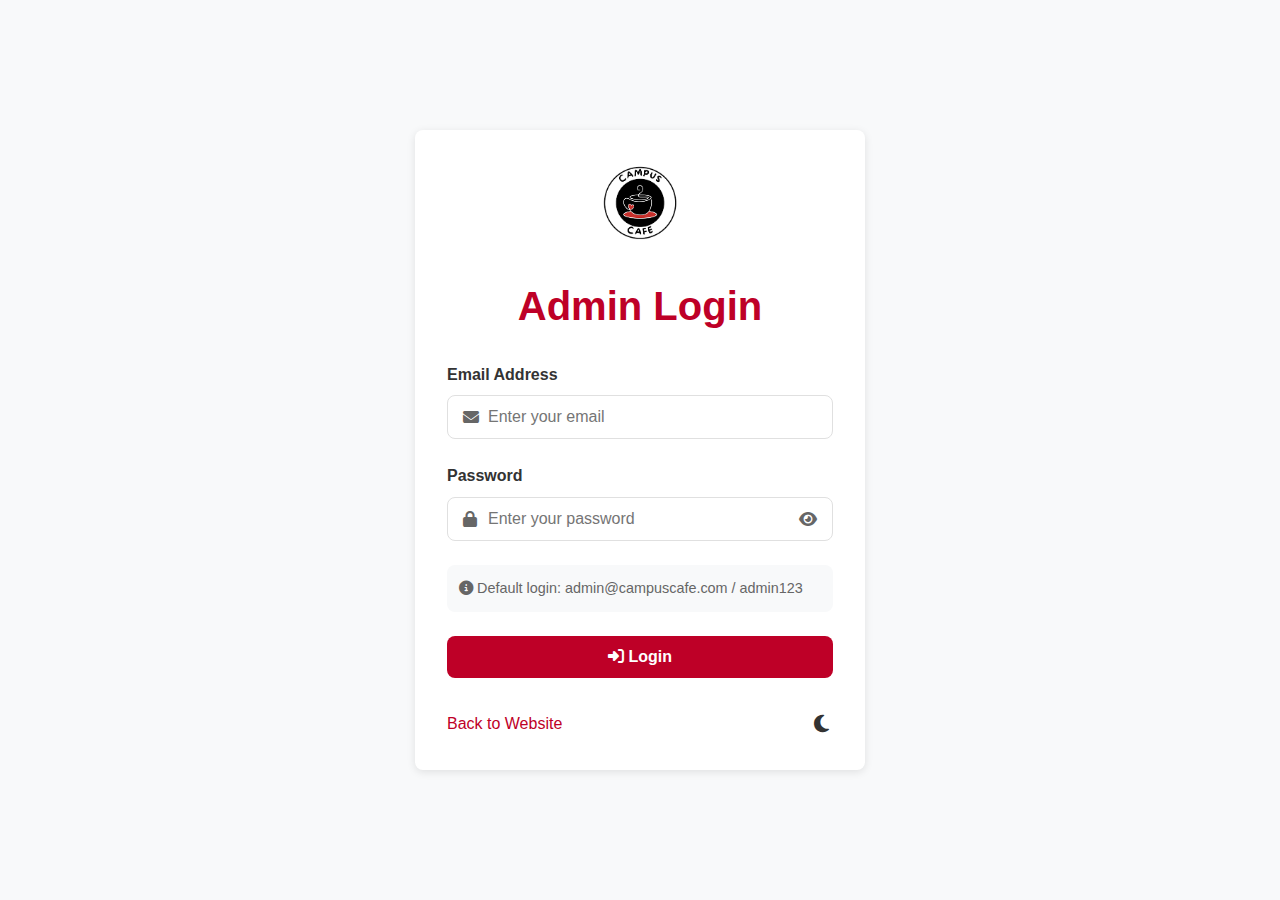
<file: admin/config.html>
<!DOCTYPE html>
<html lang="en">
<head>
    <meta charset="UTF-8">
    <meta name="viewport" content="width=device-width, initial-scale=1.0">
    <meta name="robots" content="noindex, nofollow">
    <title>Admin Configuration - Campus Cafe</title>
    <link rel="stylesheet" href="https://cdnjs.cloudflare.com/ajax/libs/font-awesome/6.4.0/css/all.min.css">
    <link rel="stylesheet" href="../css/styles.css">
    <link rel="stylesheet" href="../css/admin.css">
    <link rel="icon" href="../icon1.png" type="image/png">
</head>
<body class="admin-body light-mode">
    <div class="admin-wrapper">
        <nav class="admin-sidebar">
            <div class="sidebar-header">
                <img src="../assets/logo.png" alt="Campus Cafe Logo">
                <h2>Admin Panel</h2>
            </div>
            
            <ul class="sidebar-menu">
                <li>
                    <a href="dashboard.html"><i class="fas fa-tachometer-alt"></i> Dashboard</a>
                </li>
                <li>
                    <a href="manage-menu.html"><i class="fas fa-utensils"></i> Manage Menu</a>
                </li>
                <li class="active">
                    <a href="config.html"><i class="fas fa-cog"></i> Configuration</a>
                </li>
                <li>
                    <a href="#" id="logout-btn"><i class="fas fa-sign-out-alt"></i> Logout</a>
                </li>
            </ul>
            
            <div class="sidebar-footer">
                <div class="theme-toggle">
                    <i class="fas fa-moon"></i>
                </div>
                <a href="../index.html" target="_blank" class="view-site">
                    <i class="fas fa-external-link-alt"></i> View Site
                </a>
            </div>
        </nav>
        
        <main class="admin-content">
            <header class="admin-header">
                <h1><i class="fas fa-cog"></i> Admin Configuration</h1>
                <div class="breadcrumbs">
                    <a href="dashboard.html">Dashboard</a> / 
                    <span>Configuration</span>
                </div>
            </header>
            
            <section class="admin-section">
                <div class="card">
                    <div class="card-header">
                        <h2>Manage Admin Credentials</h2>
                        <p>Add, edit, or remove admin users (Development Environment Only)</p>
                    </div>
                    
                    <div id="config-error" class="error-message" style="display: none;"></div>
                    <div id="config-success" class="success-message" style="display: none;"></div>
                    
                    <div class="card-body">
                        <form id="admin-form" class="form">
                            <div class="form-row">
                                <div class="form-group">
                                    <label for="admin-email">Email</label>
                                    <input type="email" id="admin-email" name="email" required>
                                </div>
                            </div>
                            
                            <div class="form-row">
                                <div class="form-group">
                                    <label for="admin-password">Password</label>
                                    <input type="password" id="admin-password" name="password" required minlength="8">
                                    <small>Minimum 8 characters</small>
                                </div>
                                
                                <div class="form-group">
                                    <label for="admin-confirm-password">Confirm Password</label>
                                    <input type="password" id="admin-confirm-password" name="confirmPassword" required minlength="8">
                                </div>
                            </div>
                            
                            <div class="form-actions">
                                <button type="submit" class="btn btn-primary">Add Admin</button>
                            </div>
                        </form>
                        
                        <div class="table-container">
                            <table id="admin-table" class="data-table">
                                <thead>
                                    <tr>
                                        <th>#</th>
                                        <th>Email</th>
                                        <th>Actions</th>
                                    </tr>
                                </thead>
                                <tbody id="admin-list">
                                    <!-- Admin list will be loaded dynamically -->
                                </tbody>
                            </table>
                        </div>
                    </div>
                </div>
            </section>
        </main>
    </div>

    <script src="../js/utils/theme.js"></script>
    <script src="../js/utils/storage.js"></script>
    <script src="../js/utils/config.js"></script>
    <script src="../js/utils/auth.js"></script>
    <script src="../js/admin/config-manager.js"></script>
</body>
</html>
</file>
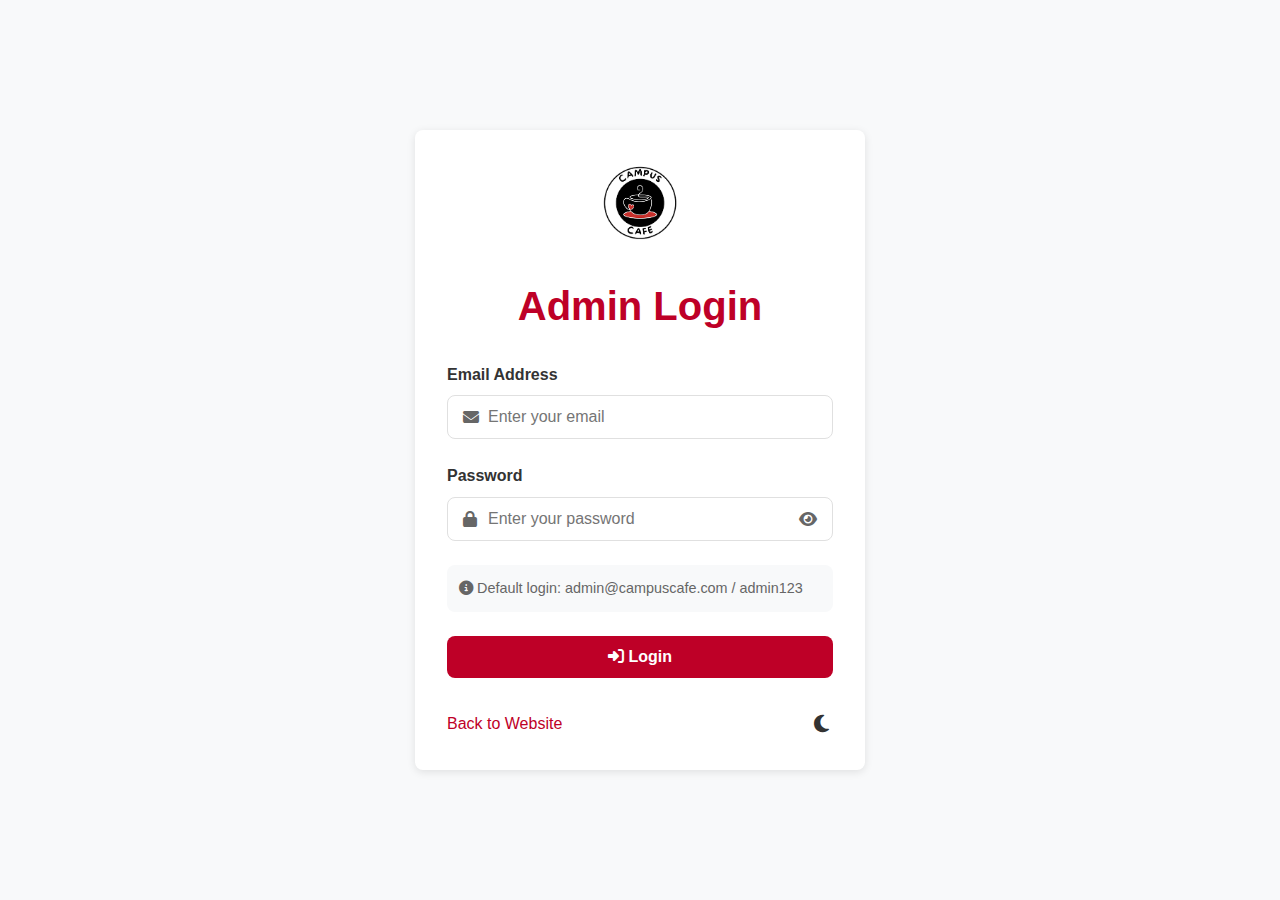
<file: admin/dashboard.html>
<!DOCTYPE html>
<html lang="en">
<head>
    <meta charset="UTF-8">
    <meta name="viewport" content="width=device-width, initial-scale=1.0">
    <meta name="robots" content="noindex, nofollow">
    <title>Admin Dashboard - Campus Cafe</title>
    <link rel="stylesheet" href="https://cdnjs.cloudflare.com/ajax/libs/font-awesome/6.4.0/css/all.min.css">
    <link rel="stylesheet" href="../css/styles.css">
    <link rel="stylesheet" href="../css/admin.css">
    <link rel="icon" href="../icon1.png" type="image/png">
</head>
<body class="admin-body light-mode">
    <div class="admin-wrapper">
        <nav class="admin-sidebar">
            <div class="sidebar-header">
                <img src="../assets/logo.png" alt="Campus Cafe Logo">
                <h2>Admin Panel</h2>
            </div>
            
            <ul class="sidebar-menu">
                <li class="active">
                    <a href="dashboard.html"><i class="fas fa-tachometer-alt"></i> Dashboard</a>
                </li>
                <li>
                    <a href="manage-menu.html"><i class="fas fa-utensils"></i> Manage Menu</a>
                </li>
                <li>
                    <a href="config.html"><i class="fas fa-cog"></i> Configuration</a>
                </li>
                <li>
                    <a href="#" id="logout-btn"><i class="fas fa-sign-out-alt"></i> Logout</a>
                </li>
            </ul>
            
            <div class="sidebar-footer">
                <div class="theme-toggle">
                    <i class="fas fa-moon"></i>
                </div>
                <a href="../index.html" target="_blank" class="view-site">
                    <i class="fas fa-external-link-alt"></i> View Site
                </a>
            </div>
        </nav>
        
        <main class="admin-content">
            <header class="admin-header">
                <div class="header-title">
                    <h1>Dashboard</h1>
                    <p>Welcome back, <span id="admin-name">Admin</span></p>
                </div>
                <div class="header-actions">
                    <button id="mobile-menu-toggle" class="mobile-toggle">
                        <i class="fas fa-bars"></i>
                    </button>
                </div>
            </header>
            
            <div class="dashboard-container">
                <div class="stats-cards">
                    <div class="stat-card">
                        <div class="stat-icon">
                            <i class="fas fa-hamburger"></i>
                        </div>
                        <div class="stat-info">
                            <h3>Total Menu Items</h3>
                            <p id="total-menu-items">0</p>
                        </div>
                    </div>
                    
                    <div class="stat-card">
                        <div class="stat-icon">
                            <i class="fas fa-list"></i>
                        </div>
                        <div class="stat-info">
                            <h3>Categories</h3>
                            <p id="total-categories">4</p>
                        </div>
                    </div>
                    
                    <div class="stat-card">
                        <div class="stat-icon">
                            <i class="fas fa-shopping-cart"></i>
                        </div>
                        <div class="stat-info">
                            <h3>Total Orders</h3>
                            <p id="total-orders">0</p>
                        </div>
                    </div>
                    
                    <div class="stat-card">
                        <div class="stat-icon">
                            <i class="fas fa-money-bill-wave"></i>
                        </div>
                        <div class="stat-info">
                            <h3>Total Revenue</h3>
                            <p id="total-revenue">$0.00</p>
                        </div>
                    </div>
                </div>
                
                <div class="dashboard-sections">
                    <div class="dashboard-section">
                        <h2>Recent Orders</h2>
                        <div class="recent-orders-container">
                            <table class="admin-table" id="recent-orders-table">
                                <thead>
                                    <tr>
                                        <th>Order ID</th>
                                        <th>Customer</th>
                                        <th>Item</th>
                                        <th>Total</th>
                                        <th>Status</th>
                                        <th>Date</th>
                                        <th>Actions</th>
                                    </tr>
                                </thead>
                                <tbody id="recent-orders-body">
                                    <!-- Orders will be loaded dynamically -->
                                </tbody>
                            </table>
                            <div id="no-orders-message" class="empty-state">
                                <i class="fas fa-shopping-cart"></i>
                                <p>No orders yet</p>
                            </div>
                        </div>
                    </div>
                    
                    <div class="dashboard-section">
                        <h2>Menu Overview</h2>
                        <div class="menu-stats">
                            <div class="category-stat" data-category="appetizers">
                                <h3>Breakfast</h3>
                                <div class="progress-bar">
                                    <div class="progress" style="width: 0%"></div>
                                </div>
                                <p>0 items</p>
                            </div>
                            <div class="category-stat" data-category="main-courses">
                                <h3>Main Courses</h3>
                                <div class="progress-bar">
                                    <div class="progress" style="width: 0%"></div>
                                </div>
                                <p>0 items</p>
                            </div>
                            <div class="category-stat" data-category="desserts">
                                <h3>Desserts</h3>
                                <div class="progress-bar">
                                    <div class="progress" style="width: 0%"></div>
                                </div>
                                <p>0 items</p>
                            </div>
                            <div class="category-stat" data-category="drinks">
                                <h3>Drinks</h3>
                                <div class="progress-bar">
                                    <div class="progress" style="width: 0%"></div>
                                </div>
                                <p>0 items</p>
                            </div>
                        </div>
                        
                        <div class="dashboard-actions">
                            <a href="manage-menu.html" class="btn btn-primary">
                                <i class="fas fa-plus"></i> Add New Menu Item
                            </a>
                        </div>
                    </div>
                </div>
                
                <div class="dashboard-sections">
                    <div class="dashboard-section">
                        <h2>Website Images</h2>
                        <p>The following sections allow customization of website images:</p>
                        <div class="image-management">
                            <div class="image-manager-link">
                                <h3>Menu Items</h3>
                                <p>Edit individual menu item images</p>
                                <a href="manage-menu.html" class="btn btn-secondary">Manage Menu Items</a>
                            </div>
                            <div class="image-info">
                                <h3>Image Guidelines</h3>
                                <ul>
                                    <li>Use high-quality, well-lit images</li>
                                    <li>Recommended size: 800x600 pixels</li>
                                    <li>Use .jpg or .png formats for best compatibility</li>
                                    <li>Use web-optimized images (under 500KB) for better performance</li>
                                </ul>
                            </div>
                        </div>
                    </div>
                </div>
            </div>
        </main>
    </div>

    <script src="../js/utils/theme.js"></script>
    <script src="../js/utils/storage.js"></script>
    <script src="../js/utils/config.js"></script>
    <script src="../js/utils/auth.js"></script>
    <script src="../js/admin/dashboard.js"></script>
</body>
</html>
</file>
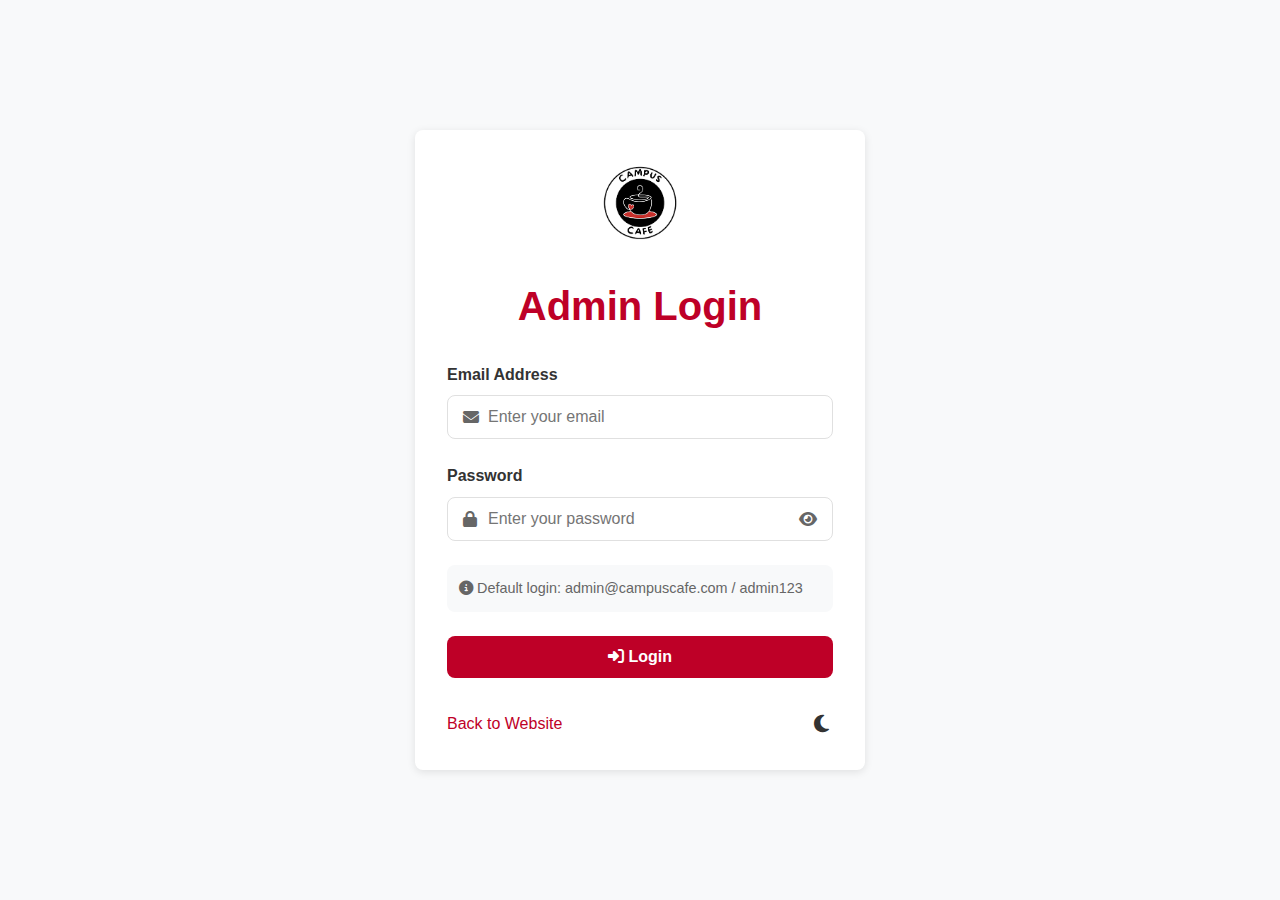
<file: admin/login.html>
<!DOCTYPE html>
<html lang="en">
<head>
    <meta charset="UTF-8">
    <meta name="viewport" content="width=device-width, initial-scale=1.0">
    <meta name="robots" content="noindex, nofollow">
    <title>Admin Login - Campus Cafe</title>
    <link rel="stylesheet" href="https://cdnjs.cloudflare.com/ajax/libs/font-awesome/6.4.0/css/all.min.css">
    <link rel="stylesheet" href="../css/styles.css">
    <link rel="stylesheet" href="../css/admin.css">
    <link rel="icon" href="../icon1.png" type="image/png">
    <style>
        .admin-login-card {
            animation: fadeIn 0.5s ease-in-out;
        }
        
        @keyframes fadeIn {
            from { opacity: 0; transform: translateY(-20px); }
            to { opacity: 1; transform: translateY(0); }
        }
        
        .input-icon {
            position: relative;
            margin-bottom: 1.5rem;
            transition: all 0.3s ease;
            border-radius: var(--border-radius);
        }
        
        .input-icon:focus-within {
            box-shadow: 0 0 0 2px rgba(190, 0, 39, 0.25);
        }
        
        .input-icon input {
            width: 100%;
            padding: 0.75rem 2.5rem;
            border: 1px solid var(--border-color);
            border-radius: var(--border-radius);
            background-color: var(--background-color);
            color: var(--text-color);
            font-size: 1rem;
            transition: all 0.3s ease;
        }
        
        .input-icon input:focus {
            outline: none;
            border-color: var(--primary-color);
        }
        
        .form-group label {
            display: block;
            margin-bottom: 0.5rem;
            font-weight: 600;
            color: var(--text-color);
        }
        
        .login-header {
            margin-bottom: 2rem;
        }
        
        .login-header h1 {
            color: var(--primary-color);
            margin-top: 1rem;
        }
        
        .login-info {
            background-color: var(--background-secondary);
            padding: 0.75rem;
            border-radius: var(--border-radius);
            margin: 1.5rem 0;
            font-size: 0.9rem;
        }
        
        .login-info p {
            margin: 0;
            color: var(--text-light);
        }
        
        .btn-primary {
            padding: 0.75rem;
            font-size: 1rem;
            font-weight: 600;
            transition: all 0.3s ease;
        }
        
        .btn-primary:hover {
            transform: translateY(-2px);
            box-shadow: 0 4px 8px rgba(0,0,0,0.1);
        }
    </style>
</head>
<body class="admin-body light-mode">
    <div class="admin-container">
        <div class="admin-login-card">
            <div class="login-header">
                <img src="../assets/logo.png" alt="Campus Cafe Logo" class="login-logo">
                <h1>Admin Login</h1>
            </div>
            
            <div id="login-error" class="error-message" style="display: none;"></div>
            
            <form id="login-form">
                <div class="form-group">
                    <label for="email">Email Address</label>
                    <div class="input-icon">
                        <i class="fas fa-envelope"></i>
                        <input type="email" id="email" name="email" placeholder="Enter your email" required autocomplete="username">
                    </div>
                </div>
                
                <div class="form-group">
                    <label for="password">Password</label>
                    <div class="input-icon">
                        <i class="fas fa-lock"></i>
                        <input type="password" id="password" name="password" placeholder="Enter your password" required autocomplete="current-password">
                        <i class="fas fa-eye toggle-password"></i>
                    </div>
                </div>
                
                <div class="login-info">
                    <p><i class="fas fa-info-circle"></i> Default login: admin@campuscafe.com / admin123</p>
                </div>
                
                <button type="submit" class="btn btn-primary btn-full">
                    <i class="fas fa-sign-in-alt"></i> Login
                </button>
            </form>
            
            <div class="login-footer">
                <a href="../index.html">Back to Website</a>
                <div class="theme-toggle">
                    <i class="fas fa-moon"></i>
                </div>
            </div>
        </div>
    </div>

    <script src="../js/utils/theme.js"></script>
    <script src="../js/utils/storage.js"></script>
    <script src="../js/utils/config.js"></script>
    <script src="../js/utils/auth.js"></script>
    <script src="../js/admin/login.js"></script>
</body>
</html>
</file>
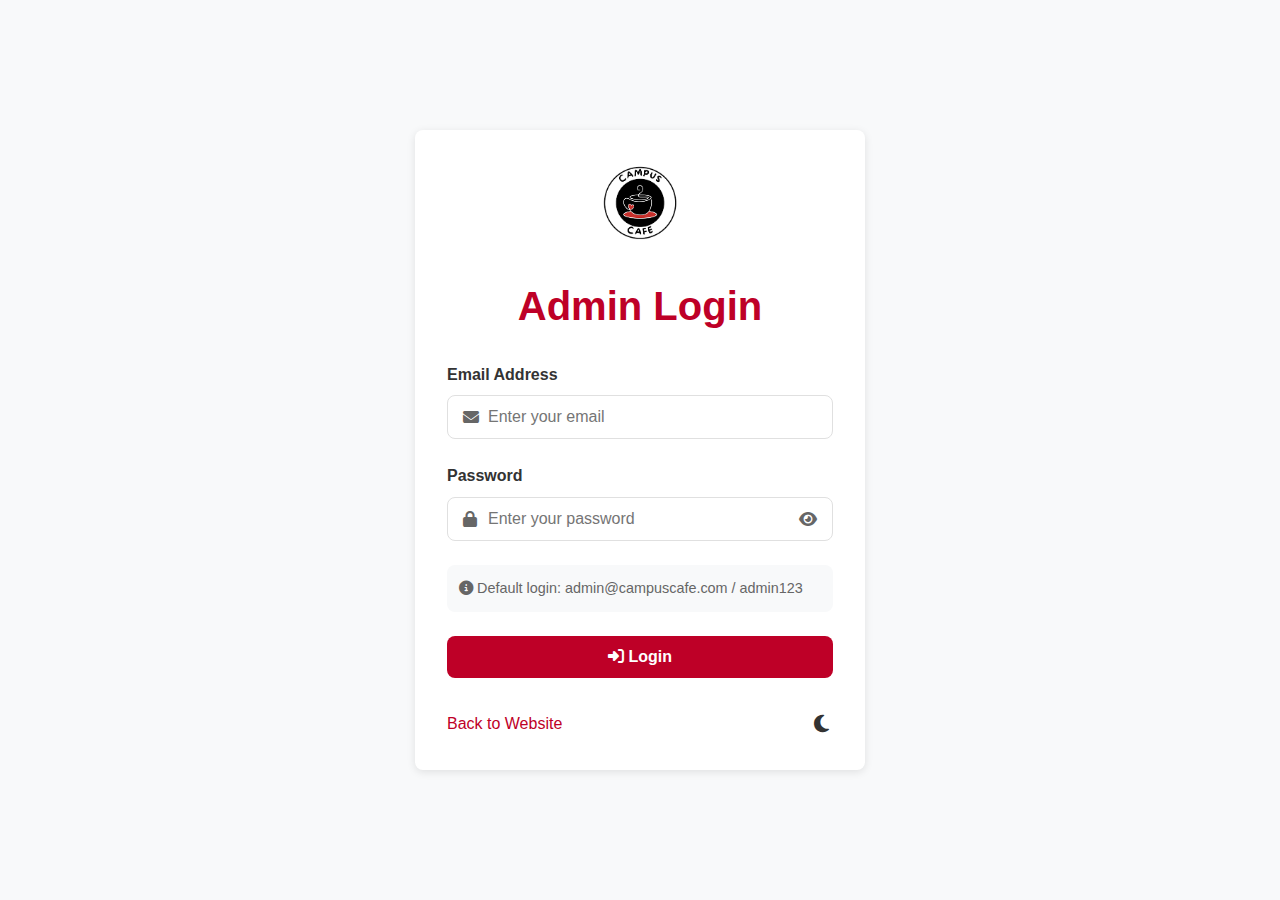
<file: admin/manage-menu.html>
<!DOCTYPE html>
<html lang="en">
<head>
    <meta charset="UTF-8">
    <meta name="viewport" content="width=device-width, initial-scale=1.0">
    <meta name="robots" content="noindex, nofollow">
    <title>Manage Menu - Campus Cafe</title>
    <link rel="stylesheet" href="https://cdnjs.cloudflare.com/ajax/libs/font-awesome/6.4.0/css/all.min.css">
    <link rel="stylesheet" href="../css/styles.css">
    <link rel="stylesheet" href="../css/admin.css">
    <link rel="icon" href="../icon1.png" type="image/png">
</head>
<body class="admin-body light-mode">
    <div class="admin-wrapper">
        <nav class="admin-sidebar">
            <div class="sidebar-header">
                <img src="../assets/logo.png" alt="Campus Cafe Logo">
                <h2>Admin Panel</h2>
            </div>
            
            <ul class="sidebar-menu">
                <li>
                    <a href="dashboard.html"><i class="fas fa-tachometer-alt"></i> Dashboard</a>
                </li>
                <li class="active">
                    <a href="manage-menu.html"><i class="fas fa-utensils"></i> Manage Menu</a>
                </li>
                <li>
                    <a href="#" id="logout-btn"><i class="fas fa-sign-out-alt"></i> Logout</a>
                </li>
            </ul>
            
            <div class="sidebar-footer">
                <div class="theme-toggle">
                    <i class="fas fa-moon"></i>
                </div>
                <a href="../index.html" target="_blank" class="view-site">
                    <i class="fas fa-external-link-alt"></i> View Site
                </a>
            </div>
        </nav>
        
        <main class="admin-content">
            <header class="admin-header">
                <div class="header-title">
                    <h1>Manage Menu Items</h1>
                </div>
                <div class="header-actions">
                    <button id="add-item-btn" class="btn btn-primary">
                        <i class="fas fa-plus"></i> Add New Item
                    </button>
                    <button id="mobile-menu-toggle" class="mobile-toggle">
                        <i class="fas fa-bars"></i>
                    </button>
                </div>
            </header>
            
            <div class="menu-management-container">
                <div class="menu-filters">
                    <div class="search-container">
                        <input type="text" id="menu-search" placeholder="Search menu items...">
                        <button id="search-btn"><i class="fas fa-search"></i></button>
                    </div>
                    
                    <div class="filter-options">
                        <select id="category-filter">
                            <option value="all">All Categories</option>
                            <option value="appetizers">Breakfast</option>
                            <option value="main-courses">Main Courses</option>
                            <option value="desserts">Desserts</option>
                            <option value="drinks">Drinks</option>
                        </select>
                    </div>
                </div>
                
                <div class="menu-items-table">
                    <table class="admin-table" id="menu-items-table">
                        <thead>
                            <tr>
                                <th>Item Name</th>
                                <th>Category</th>
                                <th>Price ($)</th>
                                <th>Image</th>
                                <th>Featured</th>
                                <th>Actions</th>
                            </tr>
                        </thead>
                        <tbody id="menu-items-body">
                            <!-- Menu items will be loaded dynamically -->
                        </tbody>
                    </table>
                    
                    <div id="no-items-message" class="empty-state" style="display: none;">
                        <i class="fas fa-utensils"></i>
                        <p>No menu items found</p>
                        <button id="add-first-item-btn" class="btn btn-primary">
                            <i class="fas fa-plus"></i> Add Your First Menu Item
                        </button>
                    </div>
                </div>
            </div>
        </main>
    </div>
    
    <!-- Add/Edit Item Modal -->
    <div id="item-modal" class="modal">
        <div class="modal-content">
            <span class="close-modal">&times;</span>
            <h2 id="modal-title">Add New Menu Item</h2>
            
            <form id="item-form">
                <input type="hidden" id="item-id">
                
                <div class="form-group">
                    <label for="item-name">Item Name*</label>
                    <input type="text" id="item-name" name="name" required>
                </div>
                
                <div class="form-group">
                    <label for="item-category">Category*</label>
                    <select id="item-category" name="category" required>
                        <option value="">Select a category</option>
                        <option value="appetizers">Breakfast</option>
                        <option value="main-courses">Main Courses</option>
                        <option value="desserts">Desserts</option>
                        <option value="drinks">Drinks</option>
                    </select>
                </div>
                
                <div class="form-row">
                    <div class="form-group">
                        <label for="item-price">Price ($)*</label>
                        <input type="number" id="item-price" name="price" min="0" step="0.01" required>
                    </div>
                    
                    <div class="form-group checkbox-group">
                        <label class="checkbox-label">
                            <input type="checkbox" id="item-featured" name="featured">
                            <span>Featured Item</span>
                        </label>
                    </div>
                </div>
                
                <div class="form-group">
                    <label for="item-image-url">Image URL</label>
                    <input type="url" id="item-image-url" name="imageUrl" placeholder="https://example.com/image.jpg">
                    <small>Enter a URL to an image (leave empty to use default)</small>
                </div>
                
                <div class="form-group">
                    <label for="item-description">Description*</label>
                    <textarea id="item-description" name="description" rows="3" required></textarea>
                </div>
                
                <div class="form-group">
                    <label for="item-ingredients">Ingredients (one per line)</label>
                    <textarea id="item-ingredients" name="ingredients" rows="4" placeholder="Enter each ingredient on a new line"></textarea>
                </div>
                
                <div class="image-preview" id="image-preview">
                    <h3>Image Preview</h3>
                    <div class="preview-container">
                        <div class="image-placeholder">
                            <i class="fas fa-image"></i>
                            <span>No image</span>
                        </div>
                        <img id="preview-image" src="" alt="Preview" style="display: none;">
                    </div>
                </div>
                
                <div class="form-actions">
                    <button type="button" class="btn btn-secondary" id="cancel-btn">Cancel</button>
                    <button type="submit" class="btn btn-primary" id="save-btn">Save Item</button>
                </div>
            </form>
        </div>
    </div>
    
    <!-- Delete Confirmation Modal -->
    <div id="delete-modal" class="modal">
        <div class="modal-content delete-modal-content">
            <h2>Confirm Deletion</h2>
            <p>Are you sure you want to delete <span id="delete-item-name"></span>? This action cannot be undone.</p>
            
            <div class="form-actions">
                <button type="button" class="btn btn-secondary" id="delete-cancel-btn">Cancel</button>
                <button type="button" class="btn btn-danger" id="delete-confirm-btn">Delete</button>
            </div>
        </div>
    </div>

    <script src="../js/utils/theme.js"></script>
    <script src="../js/utils/storage.js"></script>
    <script src="../js/utils/auth.js"></script>
    <script src="../js/admin/menu-manager.js"></script>
</body>
</html>
</file>
<file: css/styles.css>
/* ===== Global Styles ===== */
:root {
    /* Light Mode Colors */
    --primary-color: #be0027; /* Kenya Red */
    --secondary-color: #006b3f; /* Kenya Green */
    --accent-color: #000000; /* Kenya Black */
    --background-color: #ffffff;
    --background-secondary: #f8f9fa;
    --text-color: #333333;
    --text-light: #666666;
    --border-color: #e0e0e0;
    --card-shadow: 0 2px 8px rgba(0, 0, 0, 0.1);
    --header-bg: #ffffff;
    --footer-bg: #333333;
    --footer-text: #ffffff;
    
    /* Kenya Inspired Colors */
    --kenya-red: #be0027;
    --kenya-green: #006b3f;
    --kenya-black: #000000;
    
    /* Fonts */
    --heading-font: 'Segoe UI', Tahoma, Geneva, Verdana, sans-serif;
    --body-font: 'Segoe UI', Tahoma, Geneva, Verdana, sans-serif;
    
    /* Sizing */
    --container-width: 1200px;
    --border-radius: 8px;
    --spacing-xs: 0.25rem;
    --spacing-sm: 0.5rem;
    --spacing-md: 1rem;
    --spacing-lg: 1.5rem;
    --spacing-xl: 2rem;
    --spacing-xxl: 3rem;
    
    /* Transitions */
    --transition-speed: 0.3s;
}

/* Dark Mode Colors */
.dark-mode {
    --primary-color: #be0027; /* Kenya Red */
    --secondary-color: #006b3f; /* Kenya Green */
    --accent-color: #ffffff; /* White for contrast in dark mode */
    --background-color: #1a1a1a;
    --background-secondary: #2d2d2d;
    --text-color: #f1f1f1;
    --text-light: #cccccc;
    --border-color: #444444;
    --card-shadow: 0 2px 8px rgba(0, 0, 0, 0.3);
    --header-bg: #222222;
    --footer-bg: #222222;
}

/* Reset */
*, *::before, *::after {
    box-sizing: border-box;
    margin: 0;
    padding: 0;
}

html {
    scroll-behavior: smooth;
}

body {
    font-family: var(--body-font);
    font-size: 16px;
    line-height: 1.6;
    color: var(--text-color);
    background-color: var(--background-color);
    min-height: 100vh;
    display: flex;
    flex-direction: column;
    transition: background-color var(--transition-speed), color var(--transition-speed);
}

h1, h2, h3, h4, h5, h6 {
    font-family: var(--heading-font);
    margin-bottom: var(--spacing-md);
    font-weight: 700;
    line-height: 1.2;
}

h1 {
    font-size: 2.5rem;
}

h2 {
    font-size: 2rem;
}

h3 {
    font-size: 1.5rem;
}

p {
    margin-bottom: var(--spacing-md);
}

a {
    color: var(--primary-color);
    text-decoration: none;
    transition: color var(--transition-speed);
}

a:hover {
    color: var(--secondary-color);
}

ul, ol {
    padding-left: var(--spacing-xl);
    margin-bottom: var(--spacing-md);
}

img {
    max-width: 100%;
    height: auto;
}

section {
    padding: var(--spacing-xxl) 0;
}

.container {
    width: 100%;
    max-width: var(--container-width);
    margin: 0 auto;
    padding: 0 var(--spacing-md);
}

/* Buttons */
.btn {
    display: inline-block;
    padding: 0.75rem 1.5rem;
    border-radius: var(--border-radius);
    font-weight: 600;
    text-align: center;
    cursor: pointer;
    transition: all var(--transition-speed);
    border: none;
    font-size: 1rem;
}

.btn-primary {
    background-color: var(--primary-color);
    color: white;
}

.btn-primary:hover {
    background-color: var(--secondary-color);
    color: white;
}

.btn-secondary {
    background-color: transparent;
    color: var(--primary-color);
    border: 2px solid var(--primary-color);
}

.btn-secondary:hover {
    background-color: var(--primary-color);
    color: white;
}

.btn-danger {
    background-color: var(--kenya-red);
    color: white;
}

.btn-danger:hover {
    background-color: #a00020;
    color: white;
}

.btn-small {
    padding: 0.5rem 1rem;
    font-size: 0.875rem;
}

.btn-full {
    display: block;
    width: 100%;
}

/* Header */
header {
    background-color: var(--header-bg);
    box-shadow: 0 2px 10px rgba(0, 0, 0, 0.1);
    position: sticky;
    top: 0;
    z-index: 100;
    transition: background-color var(--transition-speed);
}

header .container {
    display: flex;
    justify-content: space-between;
    align-items: center;
    padding: 1rem var(--spacing-md);
}

.logo a {
    display: flex;
    align-items: center;
    font-weight: 700;
    font-size: 1.5rem;
    color: var(--text-color);
}

.logo img {
    height: 40px;
    margin-right: var(--spacing-sm);
}

/* Main Navigation */
.main-nav {
    display: flex;
    list-style: none;
    margin: 0;
    padding: 0;
}

.main-nav li {
    margin-left: 2rem;
}

.main-nav a {
    color: var(--text-color);
    position: relative;
    padding-bottom: 0.25rem;
    font-weight: 500;
}

.main-nav a:after {
    content: '';
    position: absolute;
    left: 0;
    bottom: 0;
    width: 0;
    height: 2px;
    background-color: var(--primary-color);
    transition: width 0.3s ease;
}

.main-nav a:hover:after,
.main-nav a.active:after {
    width: 100%;
}

.mobile-nav-toggle {
    display: none;
    background: none;
    border: none;
    font-size: 1.5rem;
    cursor: pointer;
    color: var(--text-color);
}

/* Theme Toggle */
.theme-toggle {
    background: none;
    border: none;
    cursor: pointer;
    color: var(--text-color);
    font-size: 1.25rem;
    padding: var(--spacing-xs);
    display: flex;
    align-items: center;
    justify-content: center;
}

.theme-toggle i {
    transition: transform 0.5s ease;
}

.dark-mode .theme-toggle i {
    transform: rotate(360deg);
}

.dark-mode .theme-toggle i:before {
    content: "\f185"; /* Sun icon in FontAwesome */
}

/* Hero Section */
.hero {
    background: linear-gradient(rgba(0, 0, 0, 0.6), rgba(0, 0, 0, 0.6)),
                url('https://images.unsplash.com/photo-1516100882582-96c3a05fe590?ixid=MnwxMjA3fDB8MHxwaG90by1wYWdlfHx8fGVufDB8fHx8&ixlib=rb-1.2.1&auto=format&fit=crop&w=1350&q=80') center/cover no-repeat;
    color: white;
    text-align: center;
    padding: 100px 0;
}

.hero-content {
    max-width: 800px;
    margin: 0 auto;
}

.hero h1 {
    font-size: 3rem;
    margin-bottom: var(--spacing-md);
}

.hero p {
    font-size: 1.25rem;
    margin-bottom: var(--spacing-xl);
}

/* Featured Dishes Section */
.featured-dishes {
    background-color: var(--background-secondary);
    transition: background-color var(--transition-speed);
}

.featured-dishes h2 {
    text-align: center;
    margin-bottom: var(--spacing-xl);
}

.featured-grid {
    display: grid;
    grid-template-columns: repeat(auto-fit, minmax(300px, 1fr));
    gap: var(--spacing-lg);
}

.dish-card {
    background-color: var(--background-color);
    border-radius: var(--border-radius);
    overflow: hidden;
    box-shadow: var(--card-shadow);
    transition: transform var(--transition-speed), box-shadow var(--transition-speed);
}

.dish-card:hover {
    transform: translateY(-5px);
    box-shadow: 0 10px 15px rgba(0, 0, 0, 0.1);
}

.dish-image {
    height: 200px;
    border-top-left-radius: var(--border-radius);
    border-top-right-radius: var(--border-radius);
    overflow: hidden;
    position: relative;
}

.dish-img {
    width: 100%;
    height: 100%;
    object-fit: cover;
    transition: transform var(--transition-speed);
}

.dish-card:hover .dish-img {
    transform: scale(1.05);
}

.image-placeholder {
    display: flex;
    flex-direction: column;
    align-items: center;
    justify-content: center;
    width: 100%;
    height: 100%;
    background-color: var(--background-secondary);
    color: var(--text-light);
    font-size: 0.875rem;
    text-align: center;
    padding: var(--spacing-md);
}

.image-placeholder i {
    font-size: 2rem;
    margin-bottom: var(--spacing-sm);
}

.dish-info {
    padding: var(--spacing-lg);
}

.dish-name {
    font-size: 1.25rem;
    margin-bottom: var(--spacing-sm);
}

.dish-price {
    color: var(--kenya-green);
    font-weight: 700;
    margin-bottom: var(--spacing-sm);
}

.dish-price::before {
    content: "";
    display: inline-block;
    width: 14px;
    height: 14px;
    background-color: var(--kenya-green);
    border-radius: 50%;
    margin-right: 5px;
    opacity: 0.3;
}

.dish-description {
    color: var(--text-light);
    margin-bottom: var(--spacing-md);
    display: -webkit-box;
    -webkit-line-clamp: 3;
    -webkit-box-orient: vertical;
    overflow: hidden;
}

.dish-category {
    display: inline-block;
    padding: 0.25rem 0.5rem;
    background-color: var(--accent-color);
    color: white;
    border-radius: 20px;
    font-size: 0.75rem;
    margin-bottom: var(--spacing-sm);
}

.view-dish {
    text-align: right;
}

/* About Section */
.about-content {
    display: grid;
    grid-template-columns: 1fr 1fr;
    gap: var(--spacing-xl);
    align-items: center;
}

.about-image {
    height: 400px;
    border-radius: var(--border-radius);
    overflow: hidden;
}

.about-image .image-placeholder {
    background-color: var(--background-secondary);
}

/* About Special Section Styles */
.about-special {
    background-color: var(--background-secondary);
    padding: var(--spacing-xl) 0;
}

.about-special h2 {
    text-align: center;
    margin-bottom: var(--spacing-lg);
}

.about-special ul {
    padding-left: var(--spacing-md);
}

.about-special li {
    margin-bottom: var(--spacing-md);
    position: relative;
    list-style-type: none;
    padding-left: var(--spacing-md);
}

.about-special li::before {
    content: "";
    position: absolute;
    left: 0;
    top: 10px;
    width: 6px;
    height: 6px;
    border-radius: 50%;
    background-color: var(--primary-color);
}

.about-special strong {
    color: var(--primary-color);
    font-weight: 600;
}

/* Contact Section */
.contact-grid {
    display: grid;
    grid-template-columns: 1fr 1fr;
    gap: var(--spacing-xl);
}

.contact-info {
    display: grid;
    grid-template-columns: 1fr 1fr;
    gap: var(--spacing-lg);
}

.contact-item {
    display: flex;
    align-items: flex-start;
}

.contact-item i {
    font-size: 1.5rem;
    color: var(--primary-color);
    margin-right: var(--spacing-md);
    margin-top: 5px;
}

.contact-item h3 {
    margin-bottom: var(--spacing-xs);
    font-size: 1.125rem;
}

.contact-item p {
    color: var(--text-light);
}

.form-group {
    margin-bottom: var(--spacing-md);
}

.form-group label {
    display: block;
    margin-bottom: var(--spacing-xs);
    font-weight: 600;
}

.form-group input,
.form-group textarea {
    width: 100%;
    padding: 0.75rem;
    border: 1px solid var(--border-color);
    border-radius: var(--border-radius);
    background-color: var(--background-color);
    color: var(--text-color);
    font-family: var(--body-font);
    transition: border-color var(--transition-speed);
}

.form-group input:focus,
.form-group textarea:focus {
    outline: none;
    border-color: var(--primary-color);
}

/* Footer */
footer {
    background-color: var(--footer-bg);
    color: var(--footer-text);
    padding: var(--spacing-xl) 0;
    margin-top: auto;
    position: relative;
    overflow: hidden;
}

.footer-content {
    display: grid;
    grid-template-columns: repeat(auto-fit, minmax(200px, 1fr));
    gap: var(--spacing-xl);
    margin-bottom: var(--spacing-xl);
}

.footer-logo {
    display: flex;
    align-items: center;
    font-size: 1.25rem;
    font-weight: 700;
    margin-bottom: var(--spacing-md);
}

.footer-logo img {
    height: 40px;
    margin-right: var(--spacing-sm);
}

.footer-links h3,
.footer-social h3 {
    color: white;
    margin-bottom: var(--spacing-md);
    font-size: 1.125rem;
}

.footer-links ul {
    list-style: none;
    padding: 0;
    margin: 0;
}

.footer-links li {
    margin-bottom: var(--spacing-sm);
}

.footer-links a {
    color: var(--footer-text);
    opacity: 0.8;
}

.footer-links a:hover {
    opacity: 1;
    color: var(--primary-color);
}

.social-icons {
    display: flex;
    gap: var(--spacing-md);
}

.social-icons a {
    display: flex;
    align-items: center;
    justify-content: center;
    width: 40px;
    height: 40px;
    border-radius: 50%;
    background-color: rgba(255, 255, 255, 0.1);
    color: white;
    transition: background-color var(--transition-speed);
}

.social-icons a:hover {
    background-color: var(--primary-color);
    color: white;
}

.copyright {
    text-align: center;
    padding-top: var(--spacing-lg);
    border-top: 1px solid rgba(255, 255, 255, 0.1);
    font-size: 0.875rem;
    opacity: 0.7;
}

/* Footer Stats */
.footer-stats {
    margin-bottom: var(--spacing-md);
}

.footer-stats h3 {
    color: white;
    margin-bottom: var(--spacing-md);
}

.stats-list {
    list-style: none;
    padding: 0;
    margin: 0;
}

.stats-list li {
    margin-bottom: var(--spacing-xs);
    color: var(--footer-text);
    opacity: 0.8;
    font-size: 0.9rem;
}

.stats-list span {
    font-weight: 700;
    color: var(--primary-color);
    margin-right: 5px;
    font-size: 1.1rem;
}

/* Menu Page Styles */
.menu-header {
    background: linear-gradient(rgba(0, 0, 0, 0.7), rgba(0, 0, 0, 0.7)),
                url('https://images.unsplash.com/photo-1511690656952-34342bb7c2f2?ixid=MnwxMjA3fDB8MHxwaG90by1wYWdlfHx8fGVufDB8fHx8&ixlib=rb-1.2.1&auto=format&fit=crop&w=1400&q=80') center/cover no-repeat;
    text-align: center;
    color: white;
    padding: var(--spacing-xxl) 0;
}

.search-container {
    max-width: 500px;
    margin: var(--spacing-lg) auto;
    display: flex;
    position: relative;
}

.search-container input {
    flex: 1;
    padding: 0.75rem;
    padding-right: 3rem;
    border: none;
    border-radius: var(--border-radius);
    font-size: 1rem;
}

.search-container button {
    position: absolute;
    right: 0;
    top: 0;
    height: 100%;
    width: 3rem;
    background-color: var(--primary-color);
    border: none;
    border-top-right-radius: var(--border-radius);
    border-bottom-right-radius: var(--border-radius);
    color: white;
    cursor: pointer;
    transition: background-color var(--transition-speed);
}

.search-container button:hover {
    background-color: var(--secondary-color);
}

.menu-tabs {
    display: flex;
    justify-content: center;
    flex-wrap: wrap;
    gap: var(--spacing-sm);
    margin-top: var(--spacing-xl);
}

.menu-tab {
    padding: 0.5rem 1.25rem;
    background-color: rgba(255, 255, 255, 0.1);
    border: none;
    border-radius: 20px;
    color: white;
    cursor: pointer;
    transition: all var(--transition-speed);
    font-weight: 600;
}

.menu-tab:hover,
.menu-tab.active {
    background-color: var(--primary-color);
}

.menu-grid {
    display: grid;
    grid-template-columns: repeat(auto-fill, minmax(300px, 1fr));
    gap: var(--spacing-lg);
    margin-top: var(--spacing-lg);
}

.menu-item {
    background-color: var(--background-color);
    border-radius: var(--border-radius);
    overflow: hidden;
    box-shadow: var(--card-shadow);
    transition: transform var(--transition-speed), box-shadow var(--transition-speed);
    cursor: pointer;
}

.menu-item:hover {
    transform: translateY(-5px);
    box-shadow: 0 10px 20px rgba(0, 0, 0, 0.15);
}

.menu-item-image {
    width: 100%;
    height: 220px;
    border-radius: var(--border-radius);
    overflow: hidden;
    position: relative;
}

.menu-item-image img {
    width: 100%;
    height: 100%;
    object-fit: cover;
    transition: transform var(--transition-speed);
}

.menu-item:hover .menu-item-image img {
    transform: scale(1.05);
}

.menu-item-info {
    padding: var(--spacing-md);
}

.menu-item-name {
    margin-bottom: var(--spacing-xs);
    font-size: 1.25rem;
}

.menu-item-price {
    color: var(--kenya-green);
    font-weight: 700;
    margin-bottom: var(--spacing-sm);
}

.menu-item-price::before {
    content: "";
    display: inline-block;
    width: 14px;
    height: 14px;
    background-color: var(--kenya-green);
    border-radius: 50%;
    margin-right: 5px;
    opacity: 0.3;
}

.menu-item-description {
    color: var(--text-light);
    font-size: 0.875rem;
    margin-bottom: var(--spacing-sm);
    display: -webkit-box;
    -webkit-line-clamp: 2;
    -webkit-box-orient: vertical;
    overflow: hidden;
}

.order-section {
    background-color: var(--background-secondary);
    text-align: center;
    padding: var(--spacing-xxl) 0;
}

.order-section h2 {
    margin-bottom: var(--spacing-md);
}

.order-section p {
    margin-bottom: var(--spacing-lg);
    color: var(--text-light);
}

.no-results {
    text-align: center;
    padding: var(--spacing-xl) 0;
}

.no-results i {
    font-size: 3rem;
    color: var(--text-light);
    margin-bottom: var(--spacing-md);
}

/* Modal Styles */
.modal {
    position: fixed;
    top: 0;
    left: 0;
    width: 100%;
    height: 100%;
    background-color: rgba(0, 0, 0, 0.5);
    display: none;
    align-items: center;
    justify-content: center;
    z-index: 1000;
}

.modal.show {
    display: flex;
}

.modal-content {
    position: relative;
    background-color: var(--background-color);
    margin: auto;
    padding: 20px;
    border-radius: 8px;
    box-shadow: 0 4px 10px rgba(0, 0, 0, 0.2);
    width: 90%;
    max-width: 500px;
    max-height: 90vh;
    overflow-y: auto;
}

.close-modal {
    position: absolute;
    top: 10px;
    right: 10px;
    font-size: 1.5rem;
    color: var(--text-light);
    cursor: pointer;
}

.close-modal:hover {
    color: var(--text-color);
}

.modal-item-details {
    display: grid;
    grid-template-columns: 1fr 2fr;
    gap: var(--spacing-lg);
}

.modal-item-image {
    width: 100%;
    height: 300px;
    border-radius: var(--border-radius);
    overflow: hidden;
    margin-bottom: var(--spacing-md);
}

.modal-item-image img {
    width: 100%;
    height: 100%;
    object-fit: cover;
    border-radius: var(--border-radius);
}

.modal-item-price {
    font-size: 1.5rem;
    color: var(--kenya-green);
    font-weight: 700;
    margin: var(--spacing-md) 0;
}

.modal-item-price::before {
    content: "";
    display: inline-block;
    width: 14px;
    height: 14px;
    background-color: var(--kenya-green);
    border-radius: 50%;
    margin-right: 5px;
    opacity: 0.3;
}

.modal-item-category {
    display: inline-block;
    padding: 0.25rem 0.75rem;
    background-color: var(--accent-color);
    color: white;
    border-radius: 20px;
    font-size: 0.875rem;
    margin-bottom: var(--spacing-md);
}

.modal-item-ingredients h3 {
    margin-top: var(--spacing-md);
    margin-bottom: var(--spacing-sm);
    font-size: 1.125rem;
}

.modal-item-ingredients ul {
    list-style-type: disc;
    padding-left: var(--spacing-lg);
}

.modal-item-ingredients li {
    margin-bottom: var(--spacing-xs);
}

/* Loader */
.loader {
    width: 50px;
    height: 50px;
    border: 5px solid var(--border-color);
    border-top: 5px solid var(--primary-color);
    border-radius: 50%;
    margin: var(--spacing-xl) auto;
    animation: spin 1s linear infinite;
}

@keyframes spin {
    0% { transform: rotate(0deg); }
    100% { transform: rotate(360deg); }
}

/* Empty State */
.empty-state {
    text-align: center;
    padding: var(--spacing-xl) 0;
}

.empty-state i {
    font-size: 3rem;
    color: var(--text-light);
    margin-bottom: var(--spacing-md);
}

.empty-state p {
    color: var(--text-light);
    margin-bottom: var(--spacing-lg);
}

/* Utility Classes */
.text-center {
    text-align: center;
}

.mt-1 { margin-top: var(--spacing-sm); }
.mt-2 { margin-top: var(--spacing-md); }
.mt-3 { margin-top: var(--spacing-lg); }
.mt-4 { margin-top: var(--spacing-xl); }

.mb-1 { margin-bottom: var(--spacing-sm); }
.mb-2 { margin-bottom: var(--spacing-md); }
.mb-3 { margin-bottom: var(--spacing-lg); }
.mb-4 { margin-bottom: var(--spacing-xl); }

/* Media Queries */
@media (max-width: 992px) {
    h1 { font-size: 2.2rem; }
    h2 { font-size: 1.8rem; }
    
    .about-content {
        grid-template-columns: 1fr;
    }
    
    .contact-grid {
        grid-template-columns: 1fr;
    }
    
    .modal-item-details {
        grid-template-columns: 1fr;
    }
}

@media (max-width: 768px) {
    .main-nav {
        display: none;
        position: absolute;
        top: 100%;
        left: 0;
        width: 100%;
        background-color: var(--header-bg);
        flex-direction: column;
        padding: var(--spacing-md);
        box-shadow: 0 5px 10px rgba(0, 0, 0, 0.1);
    }
    
    .main-nav.active {
        display: flex;
    }
    
    .main-nav li {
        margin: 0;
        margin-bottom: var(--spacing-md);
    }
    
    .mobile-nav-toggle {
        display: block;
    }
    
    .contact-info {
        grid-template-columns: 1fr;
    }
    
    .hero h1 {
        font-size: 2.2rem;
    }
    
    .hero p {
        font-size: 1.1rem;
    }
}

@media (max-width: 576px) {
    section {
        padding: var(--spacing-xl) 0;
    }
    
    .menu-tabs {
        display: grid;
        grid-template-columns: 1fr 1fr;
        gap: var(--spacing-sm);
    }
}

/* Order Card Button */
.order-card .btn-small {
    margin-top: 10px;
    display: inline-block;
    padding: 6px 12px;
    font-size: 0.8rem;
}

/* Add this to the file to ensure order cards are properly styled */

.order-card {
    background-color: var(--background-color);
    border-radius: 8px;
    box-shadow: 0 2px 8px rgba(0, 0, 0, 0.1);
    padding: 15px;
    margin-bottom: 15px;
}

.order-card .order-header {
    display: flex;
    justify-content: space-between;
    align-items: center;
    margin-bottom: 10px;
}

.order-card .order-status {
    background-color: #fff3cd;
    color: #856404;
    padding: 4px 8px;
    border-radius: 12px;
    font-size: 0.75rem;
    font-weight: 600;
}

.order-card .order-details {
    font-size: 0.9rem;
    line-height: 1.4;
}

.current-orders {
    display: grid;
    grid-template-columns: repeat(auto-fill, minmax(280px, 1fr));
    gap: 20px;
    margin-top: 20px;
}

/* Header Navigation Actions */
.nav-actions {
    display: flex;
    align-items: center;
    gap: 1rem;
}

.cart-icon {
    position: relative;
    font-size: 1.25rem;
    color: var(--text-color);
    display: flex;
    align-items: center;
    justify-content: center;
}

.cart-badge {
    position: absolute;
    top: -8px;
    right: -8px;
    background-color: var(--primary-color);
    color: white;
    font-size: 0.75rem;
    width: 18px;
    height: 18px;
    border-radius: 50%;
    display: flex;
    align-items: center;
    justify-content: center;
    font-weight: 600;
}

/* Quantity Control for Order Modal */
.quantity-control {
    display: flex;
    align-items: center;
    margin: 1rem 0;
}

.quantity-btn {
    width: 32px;
    height: 32px;
    border-radius: 50%;
    background-color: var(--background-secondary);
    border: none;
    display: flex;
    align-items: center;
    justify-content: center;
    cursor: pointer;
    font-size: 1rem;
    color: var(--text-color);
}

.quantity-input {
    width: 50px;
    text-align: center;
    margin: 0 0.5rem;
    padding: 0.25rem;
    border: 1px solid var(--border-color);
    border-radius: 4px;
    font-size: 1rem;
}

/* Payment Options Styles */
.payment-options {
    margin: 1.5rem 0;
    display: grid;
    grid-template-columns: repeat(auto-fill, minmax(250px, 1fr));
    gap: 1rem;
}

.payment-option {
    background-color: var(--background-secondary);
    border-radius: var(--border-radius);
    padding: 1rem;
    cursor: pointer;
    transition: all 0.3s ease;
    border: 2px solid transparent;
}

.payment-option:hover {
    background-color: var(--hover-color);
}

.payment-option input[type="radio"] {
    display: none;
}

.payment-option input[type="radio"]:checked + label {
    color: var(--primary-color);
}

.payment-option input[type="radio"]:checked + label i {
    color: var(--primary-color);
}

.payment-option input[type="radio"]:checked + label::before {
    border-color: var(--primary-color);
    background-color: var(--primary-color);
}

.payment-option label {
    display: flex;
    align-items: center;
    gap: 0.75rem;
    font-weight: 500;
    cursor: pointer;
    width: 100%;
    position: relative;
    padding-left: 30px;
}

.payment-option label::before {
    content: '';
    position: absolute;
    left: 0;
    top: 50%;
    transform: translateY(-50%);
    width: 18px;
    height: 18px;
    border: 2px solid var(--text-light);
    border-radius: 50%;
    transition: all 0.3s ease;
}

.payment-option input[type="radio"]:checked + label::after {
    content: '';
    position: absolute;
    left: 6px;
    top: 50%;
    transform: translateY(-50%);
    width: 10px;
    height: 10px;
    background-color: white;
    border-radius: 50%;
}

.payment-option i {
    font-size: 1.25rem;
    color: var(--text-color);
    width: 24px;
    text-align: center;
}

.checkout-note {
    margin: 1.5rem 0;
}

.checkout-note label {
    display: block;
    margin-bottom: 0.5rem;
    font-weight: 500;
}

.checkout-note textarea {
    width: 100%;
    padding: 0.75rem;
    border: 1px solid var(--border-color);
    border-radius: var(--border-radius);
    resize: vertical;
    background-color: var(--background-color);
    color: var(--text-color);
}

.checkout-summary {
    margin: 1.5rem 0;
    padding-top: 1rem;
    border-top: 1px solid var(--border-color);
}

.checkout-total {
    display: flex;
    justify-content: space-between;
    font-size: 1.25rem;
    font-weight: 600;
}

.checkout-actions {
    display: flex;
    justify-content: flex-end;
    gap: 1rem;
    margin-top: 1.5rem;
}

/* M-Pesa Payment Instructions */
.payment-instructions {
    margin: 1.5rem 0;
    padding: 1.5rem;
    background-color: var(--background-secondary);
    border-radius: var(--border-radius);
    border-left: 4px solid #4CD964;
}

.payment-instructions h3 {
    margin-top: 0;
    margin-bottom: 0.75rem;
    color: #4CD964;
}

.mpesa-steps {
    margin: 1.5rem 0;
}

.mpesa-step {
    display: flex;
    align-items: center;
    margin-bottom: 0.75rem;
}

.step-number {
    display: flex;
    align-items: center;
    justify-content: center;
    width: 24px;
    height: 24px;
    background-color: #4CD964;
    color: white;
    border-radius: 50%;
    font-size: 0.875rem;
    font-weight: 600;
    margin-right: 0.75rem;
}

.mpesa-step p {
    margin: 0;
}

.payment-note {
    margin-top: 1rem;
    padding-top: 1rem;
    border-top: 1px solid var(--border-color);
    font-style: italic;
    font-size: 0.9rem;
    color: var(--text-light);
}

/* M-Pesa Payment Reminder in Success Modal */
.mpesa-payment-reminder {
    margin: 1.5rem 0;
    padding: 1.25rem;
    background-color: var(--background-secondary);
    border-radius: var(--border-radius);
    border-left: 4px solid #4CD964;
    text-align: left;
}

.mpesa-payment-reminder h3 {
    color: #4CD964;
    margin-top: 0;
    margin-bottom: 0.75rem;
}

.mpesa-payment-reminder ul {
    list-style-type: none;
    padding-left: 0;
    margin: 1rem 0;
}

.mpesa-payment-reminder li {
    padding: 0.5rem 0;
    border-bottom: 1px solid rgba(0, 0, 0, 0.05);
}

.mpesa-payment-reminder li:last-child {
    border-bottom: none;
}

.mpesa-payment-reminder p {
    margin-top: 1rem;
    font-style: italic;
    font-size: 0.9rem;
}

/* Statistics Styles */
.stats-section {
    margin-top: 2rem;
    padding: 1.5rem;
    background: linear-gradient(rgba(255, 255, 255, 0.1), rgba(255, 255, 255, 0.05));
    border-radius: 8px;
    box-shadow: 0 4px 8px rgba(0, 0, 0, 0.05);
    backdrop-filter: blur(4px);
    -webkit-backdrop-filter: blur(4px);
}

.stats-title {
    font-size: 1.2rem;
    margin-bottom: 1rem;
    color: var(--primary-color);
    text-align: center;
    font-weight: 500;
}

.stats-container {
    display: flex;
    justify-content: space-around;
    flex-wrap: wrap;
    gap: 1.5rem;
}

.stat-item {
    display: flex;
    flex-direction: column;
    align-items: center;
    min-width: 120px;
    padding: 0.8rem;
    border-radius: 6px;
    background-color: rgba(255, 255, 255, 0.07);
    transition: transform 0.3s ease, box-shadow 0.3s ease;
}

.stat-item:hover {
    transform: translateY(-3px);
    box-shadow: 0 6px 12px rgba(0, 0, 0, 0.1);
}

.stat-label {
    font-size: 0.9rem;
    color: var(--text-light);
    margin-bottom: 0.5rem;
}

.dark-mode .stat-label {
    color: rgba(255, 255, 255, 0.7);
}

.stat-wrapper {
    position: relative;
    padding: 0.25rem 0.5rem;
    border-radius: 4px;
}

.stat-value {
    font-size: 1.3rem;
    font-weight: 700;
    color: var(--text-color);
    transition: color 0.5s ease;
}

.dark-mode .stat-value {
    color: white;
}

.stat-value.updating {
    color: var(--primary-color) !important;
}

.stat-icon {
    font-size: 1.2rem;
    margin-right: 0.5rem;
}

@media (max-width: 768px) {
    .stats-container {
        flex-direction: column;
        align-items: center;
    }
    
    .stat-item {
        width: 100%;
        max-width: 250px;
    }
}

/* Add a subtle background pattern to the footer */
footer::before {
    content: '';
    position: absolute;
    top: 0;
    left: 0;
    width: 100%;
    height: 100%;
    background-image: 
        radial-gradient(circle at 25px 25px, rgba(255, 255, 255, 0.1) 2px, transparent 0),
        radial-gradient(circle at 75px 75px, rgba(255, 255, 255, 0.1) 2px, transparent 0);
    background-size: 100px 100px;
    pointer-events: none;
    opacity: 0.4;
    z-index: -1;
}

/* Enhance the footer navigation */
footer .footer-nav ul {
    display: flex;
    justify-content: center;
    flex-wrap: wrap;
    gap: 1.5rem;
    margin-bottom: 1.5rem;
}

footer .footer-nav ul li a {
    position: relative;
    padding: 0.25rem 0;
    transition: color 0.3s ease;
}

footer .footer-nav ul li a::after {
    content: '';
    position: absolute;
    bottom: 0;
    left: 0;
    width: 0;
    height: 2px;
    background: var(--primary-color);
    transition: width 0.3s ease;
}

footer .footer-nav ul li a:hover::after {
    width: 100%;
}

/* Discount Styles */
.discount-line {
    margin-top: 10px;
    padding-top: 10px;
    border-top: 1px dashed var(--border-color);
    color: var(--text-muted);
    font-size: 0.9rem;
}

.discount-savings {
    color: #28a745;
    font-weight: 600;
    margin-bottom: 10px;
}

/* Cart Popup Styles */
.cart-popup {
    position: fixed;
    top: 20px;
    right: 20px;
    z-index: 9999;
    opacity: 0;
    transform: translateY(-20px);
    transition: opacity 0.3s ease, transform 0.3s ease;
    max-width: 350px;
    width: 100%;
}

.cart-popup.show {
    opacity: 1;
    transform: translateY(0);
}

.cart-popup-content {
    background-color: var(--background-color);
    border-radius: var(--border-radius);
    box-shadow: 0 4px 12px rgba(0, 0, 0, 0.15);
    overflow: hidden;
    border: 1px solid var(--border-color);
}

.cart-popup-header {
    background-color: var(--primary-color);
    color: white;
    padding: var(--spacing-sm) var(--spacing-md);
    display: flex;
    align-items: center;
    justify-content: space-between;
}

.cart-popup-header i {
    margin-right: var(--spacing-sm);
    font-size: 1.2rem;
}

.cart-popup-header h4 {
    margin: 0;
    flex-grow: 1;
    font-size: 1.1rem;
}

.close-popup {
    background: transparent;
    border: none;
    color: white;
    cursor: pointer;
    font-size: 1rem;
    padding: 0;
    display: flex;
    align-items: center;
    justify-content: center;
    width: 24px;
    height: 24px;
}

.cart-popup-body {
    padding: var(--spacing-md);
}

.cart-popup-body p {
    margin-bottom: var(--spacing-md);
}

.cart-popup-actions {
    display: flex;
    gap: var(--spacing-sm);
}

.cart-popup-actions .btn {
    flex: 1;
}

.btn-outline {
    background-color: transparent;
    color: var(--text-color);
    border: 1px solid var(--border-color);
}

.btn-outline:hover {
    background-color: var(--background-secondary);
}

/* Dark mode adjustments */
.dark-mode .cart-popup-content {
    background-color: var(--background-secondary);
}

.dark-mode .close-popup {
    color: white;
}

/* Mobile adjustments */
@media (max-width: 576px) {
    .cart-popup {
        left: 10px;
        right: 10px;
        max-width: calc(100% - 20px);
    }
}
</file>
<file: css/admin.css>
/* Admin-specific styles */

/* Admin Container */
.admin-body {
    background-color: var(--background-secondary);
}

.admin-container {
    display: flex;
    align-items: center;
    justify-content: center;
    min-height: 100vh;
    padding: var(--spacing-xl);
}

.admin-login-card {
    background-color: var(--background-color);
    border-radius: var(--border-radius);
    box-shadow: var(--card-shadow);
    padding: var(--spacing-xl);
    width: 100%;
    max-width: 450px;
}

.login-header {
    text-align: center;
    margin-bottom: var(--spacing-xl);
}

.login-logo {
    width: 80px;
    height: 80px;
    margin-bottom: var(--spacing-md);
}

.login-footer {
    margin-top: var(--spacing-xl);
    display: flex;
    justify-content: space-between;
    align-items: center;
}

/* Input with icon */
.input-icon {
    position: relative;
    margin-bottom: 1.5rem;
    transition: all 0.3s ease;
    border-radius: var(--border-radius);
}

.input-icon:focus-within {
    box-shadow: 0 0 0 2px rgba(190, 0, 39, 0.25);
}

.input-icon i {
    position: absolute;
    top: 50%;
    transform: translateY(-50%);
    color: var(--text-light);
    z-index: 1;
}

.input-icon i:first-child {
    left: var(--spacing-md);
}

.input-icon .toggle-password {
    right: var(--spacing-md);
    cursor: pointer;
    transition: color 0.2s ease;
}

.input-icon .toggle-password:hover {
    color: var(--primary-color);
}

.input-icon input {
    width: 100%;
    padding: 0.75rem 2.5rem;
    border: 1px solid var(--border-color);
    border-radius: var(--border-radius);
    background-color: var(--background-color);
    color: var(--text-color);
    font-size: 1rem;
    transition: all 0.3s ease;
}

.input-icon input:focus {
    outline: none;
    border-color: var(--primary-color);
}

/* Error message */
.error-message {
    background-color: rgba(220, 53, 69, 0.1);
    color: #dc3545;
    padding: var(--spacing-md);
    border-radius: var(--border-radius);
    margin-bottom: var(--spacing-lg);
    border-left: 3px solid #dc3545;
}

/* Success message */
.success-message {
    background-color: rgba(40, 167, 69, 0.1);
    color: #28a745;
    padding: var(--spacing-md);
    border-radius: var(--border-radius);
    margin-bottom: var(--spacing-lg);
    border-left: 3px solid #28a745;
}

/* Admin Dashboard Layout */
.admin-wrapper {
    display: flex;
    min-height: 100vh;
}

.admin-sidebar {
    width: 250px;
    background-color: var(--background-color);
    box-shadow: var(--card-shadow);
    display: flex;
    flex-direction: column;
    position: fixed;
    top: 0;
    left: 0;
    bottom: 0;
    z-index: 99;
    transition: transform var(--transition-speed);
}

.admin-content {
    flex: 1;
    margin-left: 250px;
    padding: var(--spacing-lg);
}

/* Sidebar Header */
.sidebar-header {
    padding: var(--spacing-lg);
    display: flex;
    flex-direction: column;
    align-items: center;
    border-bottom: 1px solid var(--border-color);
}

.sidebar-logo {
    width: 60px;
    height: 60px;
    margin-bottom: var(--spacing-sm);
}

/* Sidebar Navigation */
.sidebar-nav {
    flex: 1;
    padding: var(--spacing-md) 0;
}

.sidebar-nav ul {
    list-style: none;
    padding: 0;
    margin: 0;
}

.sidebar-nav a {
    display: flex;
    align-items: center;
    padding: var(--spacing-md) var(--spacing-lg);
    color: var(--text-color);
    text-decoration: none;
    transition: all var(--transition-speed);
}

.sidebar-nav a:hover {
    background-color: var(--hover-color);
}

.sidebar-nav a.active {
    background-color: var(--primary-color);
    color: white;
}

.sidebar-nav i {
    margin-right: var(--spacing-md);
    width: 20px;
    text-align: center;
}

/* Sidebar Footer */
.sidebar-footer {
    padding: var(--spacing-md) var(--spacing-lg);
    border-top: 1px solid var(--border-color);
    display: flex;
    justify-content: space-between;
    align-items: center;
}

/* Admin Header */
.admin-header {
    margin-bottom: var(--spacing-lg);
}

.admin-header h1 {
    margin-bottom: var(--spacing-sm);
    display: flex;
    align-items: center;
}

.admin-header h1 i {
    margin-right: var(--spacing-sm);
}

.breadcrumbs {
    color: var(--text-light);
    font-size: 0.9rem;
}

.breadcrumbs a {
    color: var(--text-light);
    text-decoration: none;
}

.breadcrumbs a:hover {
    text-decoration: underline;
}

/* Card */
.card {
    background-color: var(--background-color);
    border-radius: var(--border-radius);
    box-shadow: var(--card-shadow);
    margin-bottom: var(--spacing-lg);
    overflow: hidden;
}

.card-header {
    padding: var(--spacing-lg);
    border-bottom: 1px solid var(--border-color);
}

.card-header h2 {
    margin: 0 0 var(--spacing-sm);
}

.card-header p {
    margin: 0;
    color: var(--text-light);
}

.card-body {
    padding: var(--spacing-lg);
}

/* Form */
.form-row {
    display: flex;
    flex-wrap: wrap;
    margin-bottom: var(--spacing-md);
    gap: var(--spacing-lg);
}

.form-group {
    flex: 1;
    min-width: 200px;
    margin-bottom: var(--spacing-md);
}

.form-group label {
    display: block;
    margin-bottom: var(--spacing-sm);
    font-weight: 500;
}

.form-group input,
.form-group select,
.form-group textarea {
    width: 100%;
    padding: var(--spacing-md);
    border: 1px solid var(--border-color);
    border-radius: var(--border-radius);
    background-color: var(--background-color);
    color: var(--text-color);
}

.form-group small {
    display: block;
    margin-top: var(--spacing-sm);
    color: var(--text-light);
}

.form-actions {
    margin-top: var(--spacing-lg);
    display: flex;
    gap: var(--spacing-md);
}

/* Data Table */
.table-container {
    overflow-x: auto;
    margin-top: var(--spacing-xl);
}

.data-table {
    width: 100%;
    border-collapse: collapse;
}

.data-table th,
.data-table td {
    padding: var(--spacing-md);
    text-align: left;
    border-bottom: 1px solid var(--border-color);
}

.data-table th {
    background-color: var(--background-secondary);
    font-weight: 600;
}

.data-table tr:hover {
    background-color: var(--hover-color);
}

.data-table .btn {
    margin: 0;
}

/* Configuration specific styles */
.admin-section .form {
    max-width: 800px;
}

@media (max-width: 768px) {
    .admin-sidebar {
        transform: translateX(-100%);
    }
    
    .admin-content {
        margin-left: 0;
    }
    
    .admin-sidebar.show {
        transform: translateX(0);
    }
    
    .form-row {
        flex-direction: column;
        gap: 0;
    }
}

/* Admin Dashboard Layout */
.admin-wrapper {
    display: flex;
    min-height: 100vh;
}

.admin-sidebar {
    width: 250px;
    background-color: var(--background-color);
    box-shadow: var(--card-shadow);
    display: flex;
    flex-direction: column;
    position: fixed;
    top: 0;
    left: 0;
    bottom: 0;
    z-index: 99;
    transition: transform var(--transition-speed);
}

.admin-content {
    flex: 1;
    margin-left: 250px;
    padding: var(--spacing-lg);
}

.sidebar-header {
    padding: var(--spacing-lg);
    display: flex;
    align-items: center;
    border-bottom: 1px solid var(--border-color);
}

.sidebar-header img {
    width: 40px;
    height: 40px;
    margin-right: var(--spacing-sm);
}

.sidebar-header h2 {
    font-size: 1.25rem;
    margin: 0;
}

.sidebar-menu {
    list-style: none;
    padding: 0;
    margin: 0;
    flex: 1;
}

.sidebar-menu li {
    margin: 0;
}

.sidebar-menu a {
    display: flex;
    align-items: center;
    padding: var(--spacing-md) var(--spacing-lg);
    color: var(--text-color);
    transition: background-color var(--transition-speed);
    border-left: 3px solid transparent;
}

.sidebar-menu a:hover {
    background-color: var(--background-secondary);
}

.sidebar-menu li.active a {
    background-color: var(--background-secondary);
    border-left-color: var(--primary-color);
    font-weight: 600;
}

.sidebar-menu a i {
    margin-right: var(--spacing-md);
    width: 20px;
    text-align: center;
}

.sidebar-footer {
    padding: var(--spacing-md) var(--spacing-lg);
    border-top: 1px solid var(--border-color);
    display: flex;
    align-items: center;
    justify-content: space-between;
}

.view-site {
    display: flex;
    align-items: center;
    font-size: 0.875rem;
}

.view-site i {
    margin-right: var(--spacing-xs);
}

/* Admin Header */
.admin-header {
    display: flex;
    justify-content: space-between;
    align-items: center;
    margin-bottom: var(--spacing-lg);
    background-color: var(--background-color);
    padding: var(--spacing-lg);
    border-radius: var(--border-radius);
    box-shadow: var(--card-shadow);
}

.header-title h1 {
    margin-bottom: var(--spacing-xs);
    font-size: 1.75rem;
}

.header-title p {
    margin: 0;
    color: var(--text-light);
}

.mobile-toggle {
    display: none;
    background: none;
    border: none;
    color: var(--text-color);
    font-size: 1.25rem;
    cursor: pointer;
}

/* Dashboard Container */
.dashboard-container {
    margin-bottom: var(--spacing-lg);
}

.stats-cards {
    display: grid;
    grid-template-columns: repeat(auto-fit, minmax(250px, 1fr));
    gap: var(--spacing-lg);
    margin-bottom: var(--spacing-xl);
}

.stat-card {
    background-color: var(--background-color);
    border-radius: var(--border-radius);
    padding: var(--spacing-lg);
    box-shadow: var(--card-shadow);
    display: flex;
    align-items: center;
}

.stat-icon {
    width: 60px;
    height: 60px;
    border-radius: 50%;
    background-color: rgba(230, 126, 34, 0.1);
    display: flex;
    align-items: center;
    justify-content: center;
    margin-right: var(--spacing-lg);
}

.stat-icon i {
    font-size: 1.5rem;
    color: var(--primary-color);
}

.stat-info h3 {
    font-size: 1rem;
    margin-bottom: var(--spacing-xs);
}

.stat-info p {
    font-size: 1.5rem;
    font-weight: 700;
    margin: 0;
}

.dashboard-sections {
    display: grid;
    grid-template-columns: 2fr 1fr;
    gap: var(--spacing-lg);
}

.dashboard-section {
    background-color: var(--background-color);
    border-radius: var(--border-radius);
    padding: var(--spacing-lg);
    box-shadow: var(--card-shadow);
}

.dashboard-section h2 {
    font-size: 1.25rem;
    margin-bottom: var(--spacing-lg);
    padding-bottom: var(--spacing-sm);
    border-bottom: 1px solid var(--border-color);
}

/* Admin Table */
.admin-table {
    width: 100%;
    border-collapse: collapse;
}

.admin-table th,
.admin-table td {
    padding: var(--spacing-md);
    text-align: left;
    border-bottom: 1px solid var(--border-color);
}

.admin-table th {
    font-weight: 600;
    color: var(--text-light);
    font-size: 0.875rem;
    text-transform: uppercase;
}

.admin-table tbody tr:hover {
    background-color: var(--background-secondary);
}

.admin-table .action-buttons {
    display: flex;
    gap: var(--spacing-sm);
}

.admin-table .action-btn {
    background: none;
    border: none;
    font-size: 1rem;
    cursor: pointer;
    padding: var(--spacing-xs);
}

.admin-table .edit-btn {
    color: var(--accent-color);
}

.admin-table .delete-btn {
    color: var(--kenya-red);
}

.admin-table .featured-badge {
    display: inline-block;
    padding: 0.25rem 0.5rem;
    background-color: var(--accent-color);
    color: white;
    border-radius: 20px;
    font-size: 0.75rem;
}

/* Menu item thumbnail in admin table */
.menu-item-thumbnail {
    width: 60px;
    height: 60px;
    object-fit: cover;
    border-radius: var(--border-radius-sm);
    border: 1px solid var(--border-color);
}

.image-cell {
    width: 80px;
    text-align: center;
}

.no-image {
    display: inline-flex;
    width: 60px;
    height: 60px;
    border-radius: var(--border-radius-sm);
    border: 1px dashed var(--border-color);
    align-items: center;
    justify-content: center;
    color: var(--text-color-light);
    font-size: 1.5rem;
    background-color: var(--background-secondary);
}

/* Menu Category Stats */
.menu-stats {
    display: grid;
    gap: var(--spacing-md);
}

.category-stat h3 {
    font-size: 1rem;
    margin-bottom: var(--spacing-xs);
}

.progress-bar {
    height: 8px;
    background-color: var(--background-secondary);
    border-radius: 4px;
    overflow: hidden;
    margin-bottom: var(--spacing-xs);
}

.progress {
    height: 100%;
    background-color: var(--primary-color);
    border-radius: 4px;
}

.category-stat p {
    font-size: 0.875rem;
    color: var(--text-light);
    margin: 0;
}

.dashboard-actions {
    margin-top: var(--spacing-lg);
    text-align: center;
}

/* Menu Management */
.menu-management-container {
    background-color: var(--background-color);
    border-radius: var(--border-radius);
    padding: var(--spacing-lg);
    box-shadow: var(--card-shadow);
}

.menu-filters {
    display: flex;
    justify-content: space-between;
    margin-bottom: var(--spacing-lg);
}

.filter-options {
    display: flex;
    gap: var(--spacing-md);
}

.filter-options select {
    padding: 0.5rem 1rem;
    border: 1px solid var(--border-color);
    border-radius: var(--border-radius);
    background-color: var(--background-color);
    color: var(--text-color);
}

.filter-options select:focus {
    outline: none;
    border-color: var(--primary-color);
}

/* Menu Form */
.form-row {
    display: grid;
    grid-template-columns: 1fr 1fr;
    gap: var(--spacing-md);
}

.checkbox-group {
    display: flex;
    align-items: center;
}

.checkbox-label {
    display: flex;
    align-items: center;
    cursor: pointer;
}

.checkbox-label input {
    margin-right: var(--spacing-sm);
    width: auto;
}

/* Image Preview */
.image-preview {
    margin-top: var(--spacing-lg);
    border: 1px solid var(--border-color);
    border-radius: var(--border-radius);
    padding: var(--spacing-md);
    background-color: var(--background-secondary);
}

.image-preview h3 {
    margin-top: 0;
    margin-bottom: var(--spacing-md);
    font-size: 1rem;
}

.preview-container {
    width: 100%;
    height: 200px;
    display: flex;
    align-items: center;
    justify-content: center;
    overflow: hidden;
    position: relative;
}

.image-placeholder {
    display: flex;
    flex-direction: column;
    align-items: center;
    justify-content: center;
    width: 100%;
    height: 100%;
    color: var(--text-color-light);
    font-size: 1rem;
}

.image-placeholder i {
    font-size: 2rem;
    margin-bottom: var(--spacing-sm);
}

#preview-image {
    max-width: 100%;
    max-height: 100%;
    object-fit: contain;
}

.form-actions {
    display: flex;
    justify-content: flex-end;
    gap: var(--spacing-md);
    margin-top: var(--spacing-lg);
}

/* Delete Modal */
.delete-modal-content {
    max-width: 500px;
    text-align: center;
}

.delete-modal-content p {
    margin: var(--spacing-lg) 0;
}

#delete-item-name {
    font-weight: 700;
}

/* Image Management Section */
.image-management {
    display: grid;
    grid-template-columns: 1fr 1fr;
    gap: var(--spacing-lg);
    margin-top: var(--spacing-md);
}

.image-manager-link {
    background-color: var(--background-secondary);
    border-radius: var(--border-radius);
    padding: var(--spacing-lg);
    text-align: center;
}

.image-manager-link h3 {
    margin-top: 0;
    margin-bottom: var(--spacing-sm);
}

.image-manager-link p {
    margin-bottom: var(--spacing-lg);
    color: var(--text-color-secondary);
}

.image-info {
    background-color: var(--background-secondary);
    border-radius: var(--border-radius);
    padding: var(--spacing-lg);
}

.image-info h3 {
    margin-top: 0;
    margin-bottom: var(--spacing-sm);
}

.image-info ul {
    margin: 0;
    padding-left: var(--spacing-lg);
}

.image-info li {
    margin-bottom: var(--spacing-xs);
}

/* Media Queries for Admin */
@media (max-width: 992px) {
    .dashboard-sections {
        grid-template-columns: 1fr;
    }
}

@media (max-width: 768px) {
    .admin-sidebar {
        transform: translateX(-100%);
        width: 240px;
    }
    
    .admin-sidebar.active {
        transform: translateX(0);
    }
    
    .admin-content {
        margin-left: 0;
    }
    
    .mobile-toggle {
        display: block;
    }
    
    .stats-cards {
        grid-template-columns: 1fr 1fr;
    }
    
    .admin-table {
        min-width: 650px;
    }
    
    .menu-items-table {
        overflow-x: auto;
    }
    
    .form-row {
        grid-template-columns: 1fr;
    }
    
    .image-management {
        grid-template-columns: 1fr;
    }
    
    .preview-container {
        height: 150px;
    }
}

@media (max-width: 576px) {
    .stats-cards {
        grid-template-columns: 1fr;
    }
    
    .menu-filters {
        flex-direction: column;
        gap: var(--spacing-md);
    }
    
    .filter-options {
        width: 100%;
    }
    
    .filter-options select {
        width: 100%;
    }
}

/* Order Actions */
.order-actions {
    display: flex;
    gap: 8px;
    justify-content: flex-end;
}

.btn-icon {
    display: inline-flex;
    align-items: center;
    justify-content: center;
    width: 32px;
    height: 32px;
    border-radius: 4px;
    background-color: var(--bg-input);
    color: var(--text-primary);
    border: none;
    cursor: pointer;
    transition: all 0.2s ease;
}

.btn-icon:hover {
    background-color: var(--primary-color);
    color: white;
}

.cancel-order {
    color: #dc3545;
}

.cancel-order:hover {
    background-color: #dc3545;
    color: white;
}

.complete-order {
    color: #28a745;
}

.complete-order:hover {
    background-color: #28a745;
    color: white;
}

/* Status badges */
.status-badge {
    display: inline-block;
    padding: 4px 8px;
    border-radius: 99px;
    font-size: 0.75rem;
    font-weight: 600;
    text-align: center;
    min-width: 80px;
}

.status-pending {
    background-color: #fff3cd;
    color: #856404;
}

.status-ready {
    background-color: #d4edda;
    color: #155724;
}

.status-completed {
    background-color: #cce5ff;
    color: #004085;
}

.status-cancelled {
    background-color: #f8d7da;
    color: #721c24;
}

/* Order code styles */
.order-code {
    font-size: 0.85rem;
    color: var(--primary-color);
    font-weight: bold;
}

.recent-orders-container {
    overflow-x: auto;
}

.admin-table .btn-small {
    padding: 0.25rem 0.5rem;
    font-size: 0.875rem;
    margin-right: 0.25rem;
}
</file>
